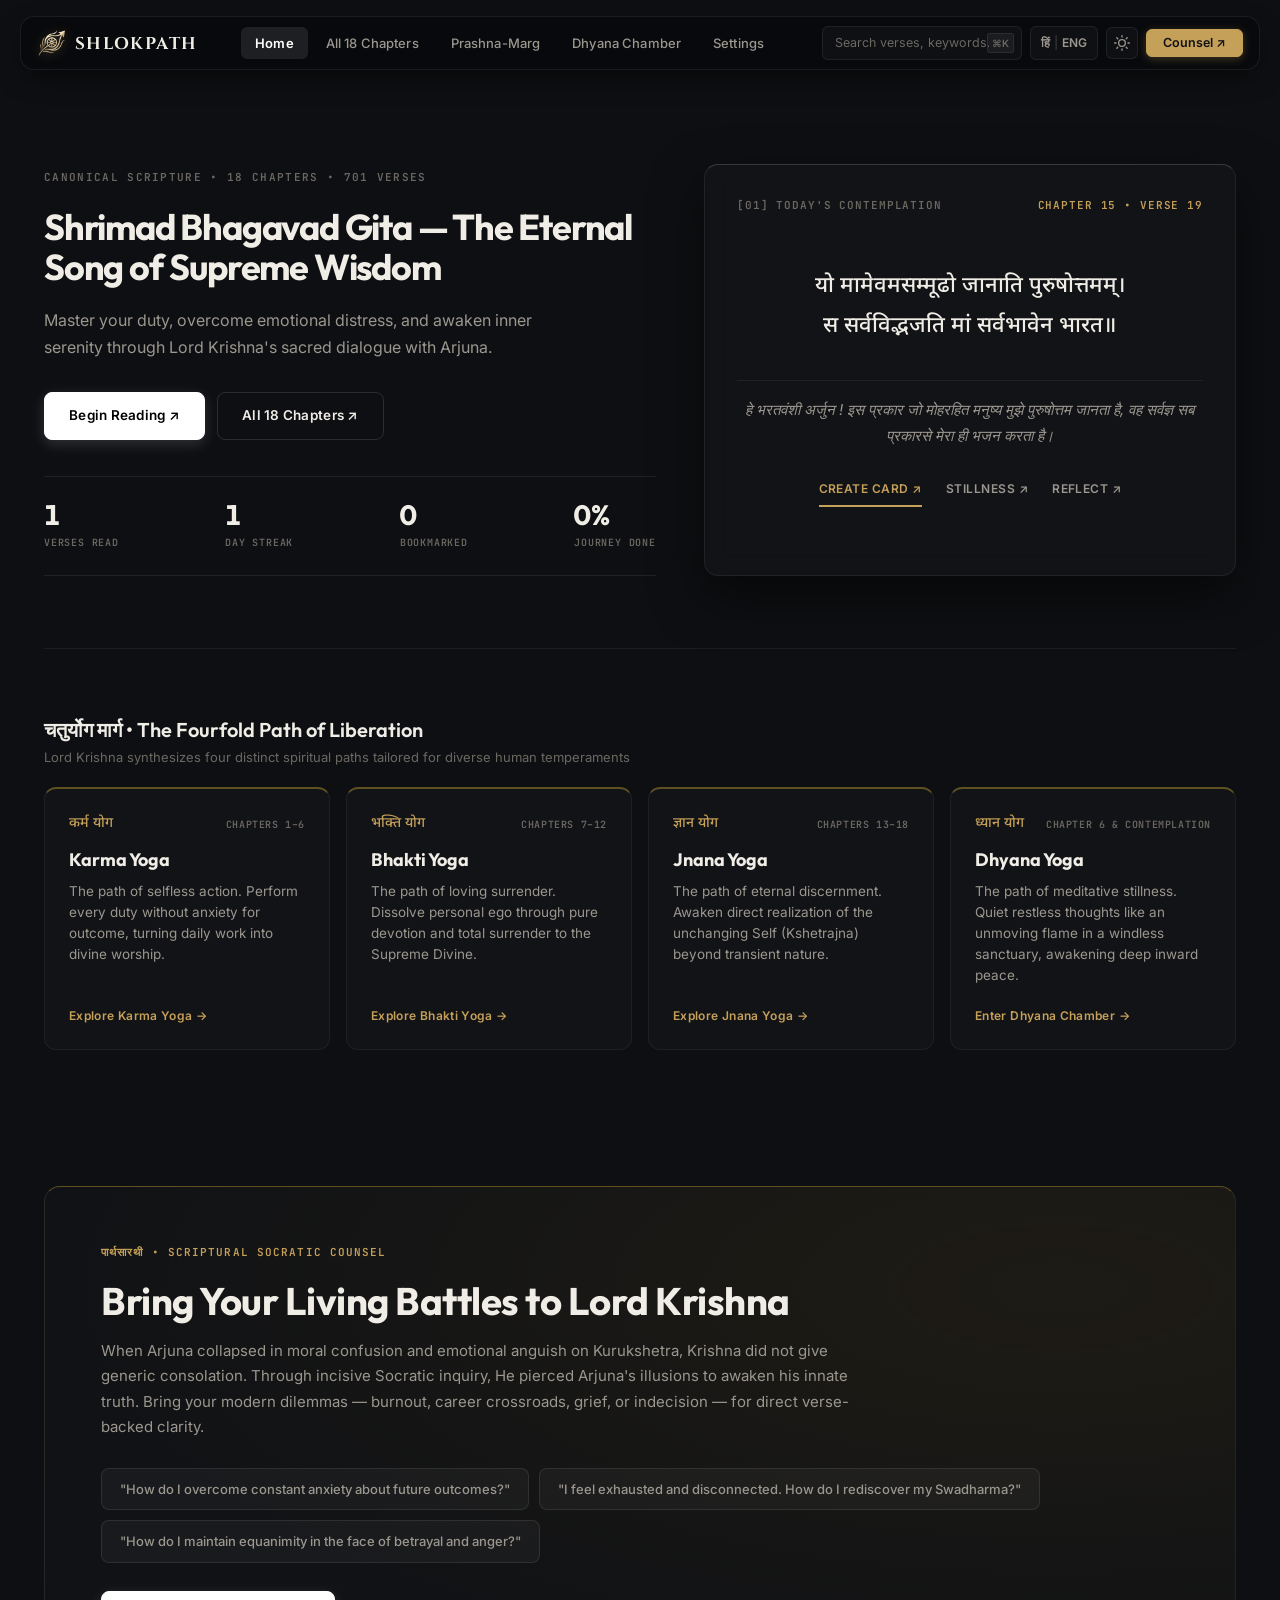
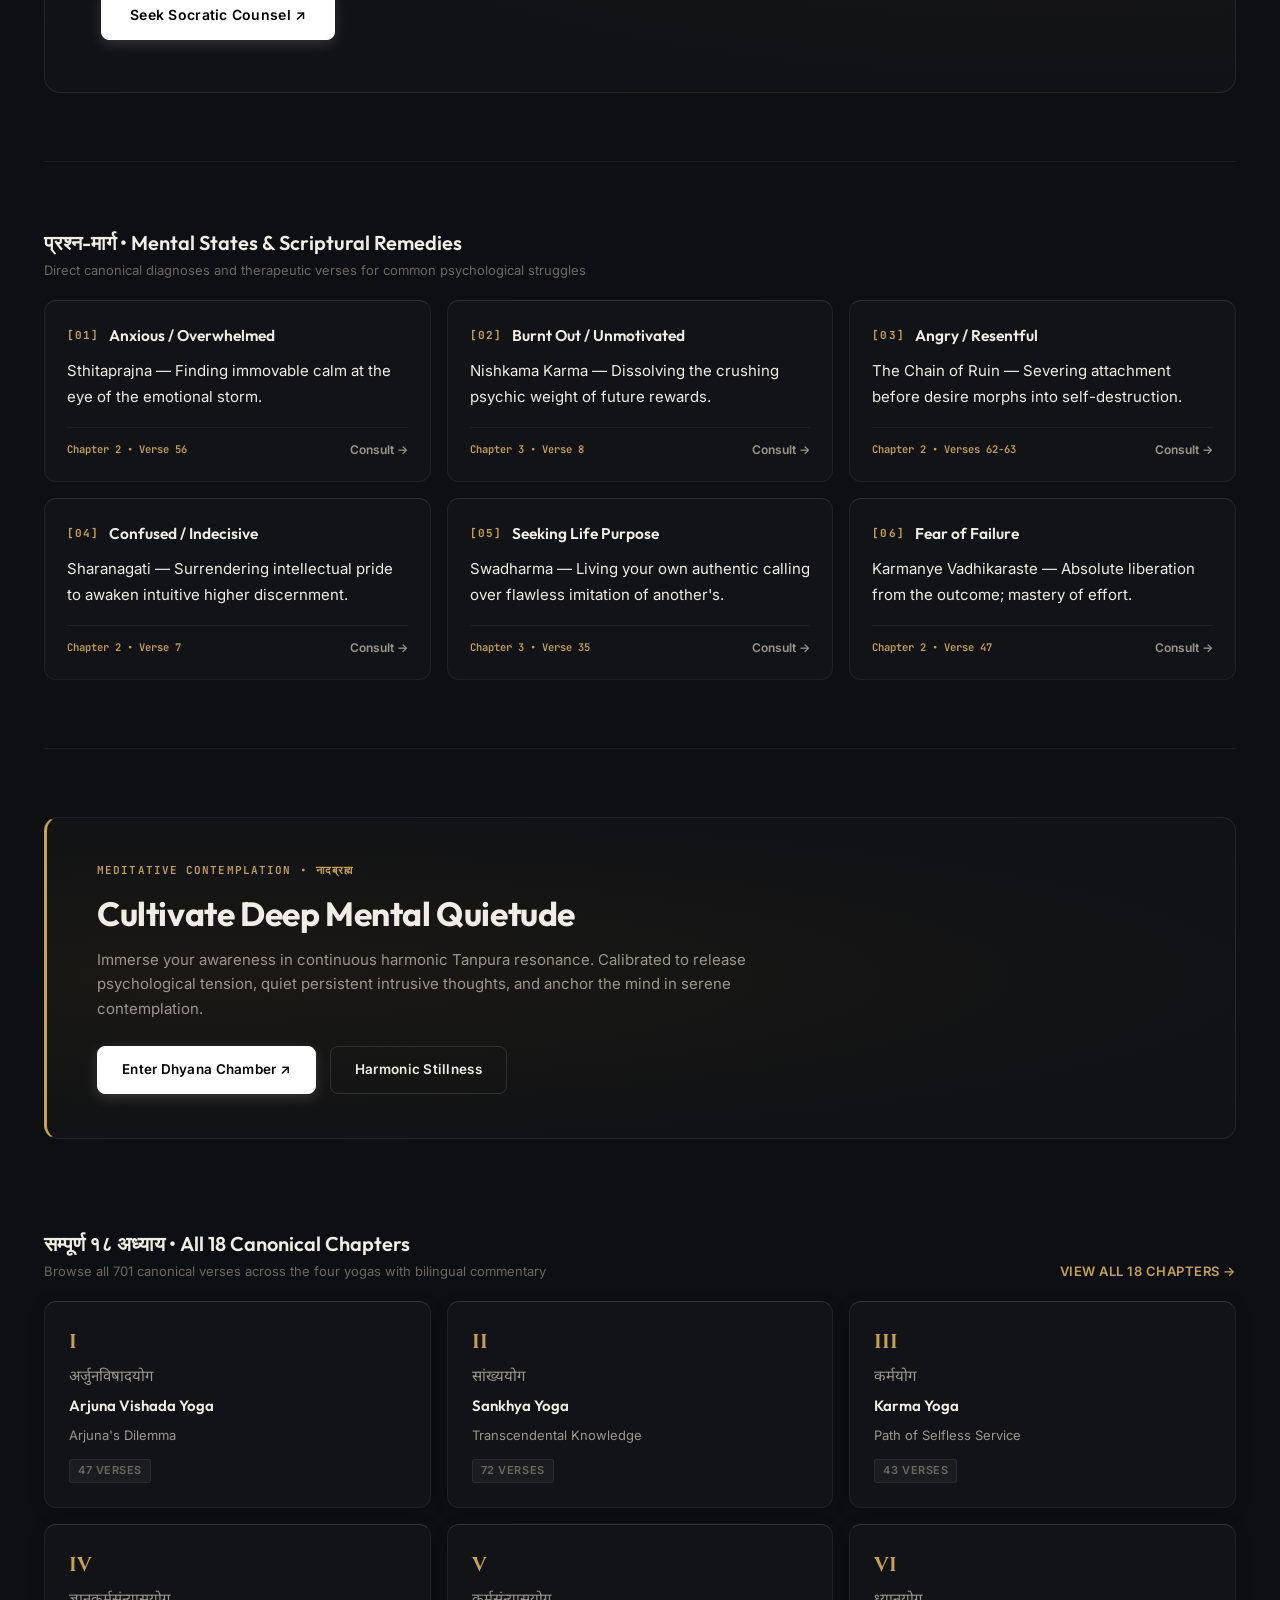
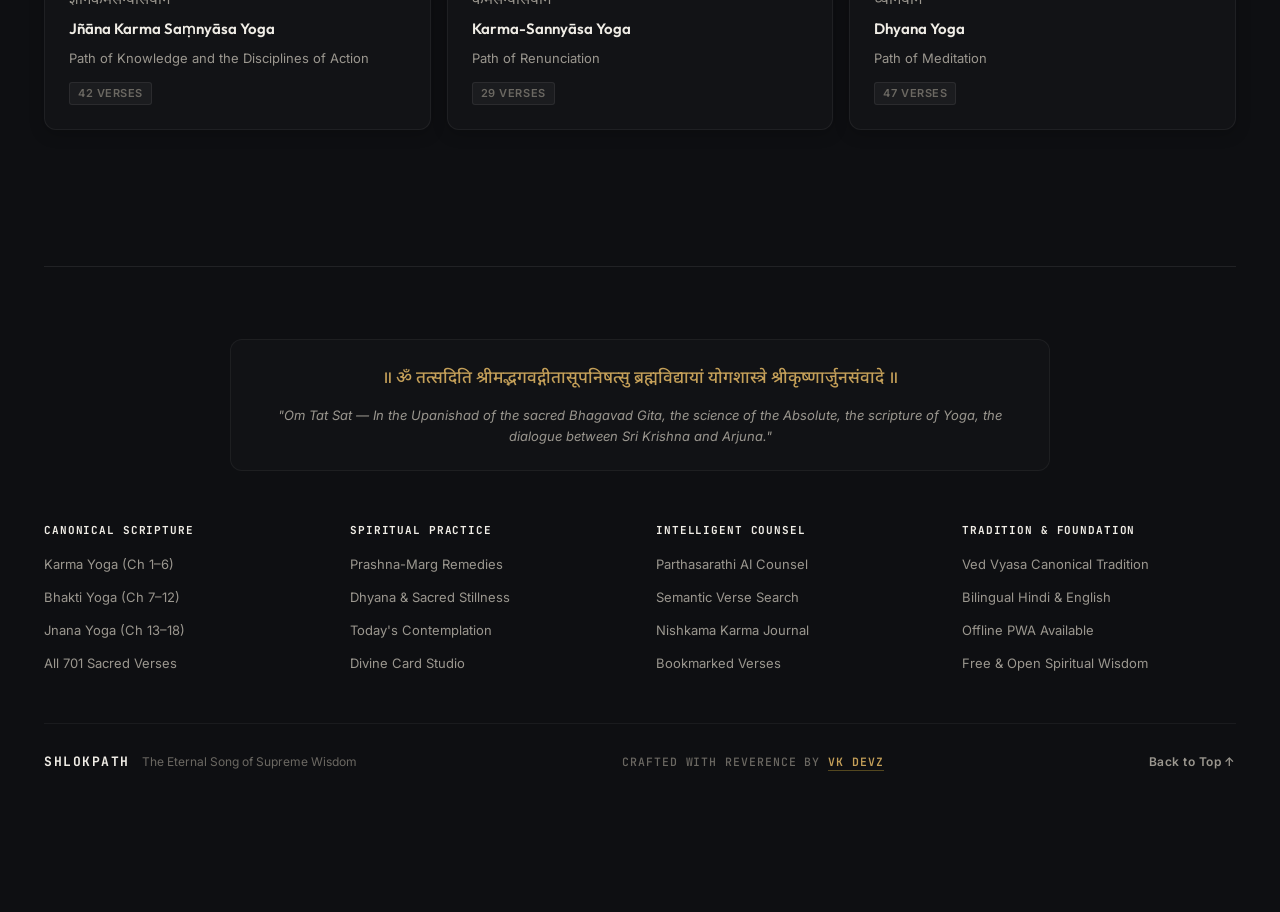
<file: index.html>
<!DOCTYPE html>
<html lang="en">

<head>
    <meta charset="UTF-8">
    <base href="/">
    <meta name="viewport" content="width=device-width, initial-scale=1.0, maximum-scale=1.0, minimum-scale=1.0, user-scalable=no, viewport-fit=cover">
    
    <!-- Primary SEO Meta Tags -->
    <title>ShlokPath | Complete Bhagavad Gita with Hindi & English</title>
    <meta name="description" content="Read all 18 chapters and 701 verses of Shrimad Bhagavad Gita with Sanskrit audio, 432Hz Tanpura meditation, dilemma remedies, and Parthasarathi AI counsel.">
    <link rel="canonical" href="https://shlokpath.vercel.app/">
    <meta name="keywords" content="Bhagavad Gita, Shrimad Bhagavad Gita, Bhagavad Gita all 18 chapters, Gita shlokas Hindi English, Tanpura 432Hz meditation, Parthasarathi AI, Nishkama Karma">
    <meta name="robots" content="index, follow, max-image-preview:large, max-snippet:-1, max-video-preview:-1">
    <meta name="theme-color" content="#0e0f12">
    <meta name="google-site-verification" content="ET9q5A3gkYTkA-QuXkwFal9B-rARqkTvgdyBCDKQHW4" />

    <!-- Open Graph / Facebook / WhatsApp -->
    <meta property="og:type" content="website">
    <meta property="og:site_name" content="ShlokPath">
    <meta property="og:url" content="https://shlokpath.vercel.app/">
    <meta property="og:title" content="ShlokPath | Complete Bhagavad Gita with Hindi & English">
    <meta property="og:description" content="Read all 18 chapters and 701 verses of Shrimad Bhagavad Gita with Sanskrit audio, 432Hz Tanpura meditation, dilemma remedies, and Parthasarathi AI counsel.">
    <meta property="og:image" content="https://shlokpath.vercel.app/assets/images/og-share.png">
    <meta property="og:image:width" content="1200">
    <meta property="og:image:height" content="630">
    <meta property="og:image:alt" content="ShlokPath — Divine Wisdom of the Bhagavad Gita">
    <meta property="og:locale" content="en_US">
    <meta property="og:locale:alternate" content="hi_IN">

    <!-- Twitter Card -->
    <meta name="twitter:card" content="summary_large_image">
    <meta name="twitter:url" content="https://shlokpath.vercel.app/">
    <meta name="twitter:title" content="ShlokPath | Complete Bhagavad Gita with Hindi & English">
    <meta name="twitter:description" content="Explore all 18 chapters, 701 verses, 432Hz Tanpura dhyana chamber, and Parthasarathi spiritual guidance on ShlokPath.">
    <meta name="twitter:image" content="https://shlokpath.vercel.app/assets/images/og-share.png">

    <!-- Immediate Cache-Buster & Old Service Worker Purge Script -->
    <script>
        (function() {
            // Unregister legacy service workers that cached stale HTML
            if ('serviceWorker' in navigator) {
                navigator.serviceWorker.getRegistrations().then(function(registrations) {
                    for (var i = 0; i < registrations.length; i++) {
                        registrations[i].unregister();
                    }
                });
            }
            // Clear legacy cache storage
            if ('caches' in window) {
                caches.keys().then(function(names) {
                    for (var i = 0; i < names.length; i++) {
                        if (!names[i].includes('shlokpath-v9')) {
                            caches.delete(names[i]);
                        }
                    }
                });
            }
        })();
    </script>

    <!-- PWA Tags -->
    <link rel="manifest" href="/manifest.json?v=9.0">
    <meta name="apple-mobile-web-app-capable" content="yes">
    <meta name="apple-mobile-web-app-status-bar-style" content="black-translucent">
    <meta name="apple-mobile-web-app-title" content="ShlokPath">

    <!-- Icons with Cache Busting -->
    <link rel="apple-touch-icon" href="/icons/apple-touch-icon.png?v=11.2">
    <link rel="icon" type="image/png" sizes="192x192" href="/icons/icon-192x192.png?v=11.2">
    <link rel="icon" type="image/png" href="/icons/favicon.png?v=11.2">

    <!-- Google Fonts: Vedic Serifs, Editorial Sans & Monospace Precision -->
    <link rel="preconnect" href="https://fonts.googleapis.com">
    <link rel="preconnect" href="https://fonts.gstatic.com" crossorigin>
    <link
        href="https://fonts.googleapis.com/css2?family=Cinzel:wght@600;700;800&family=JetBrains+Mono:wght@400;500;600&family=Noto+Sans+Devanagari:wght@400;500;600;700&family=Outfit:wght@300;400;500;600;700&family=Inter:ital,wght@0,300;0,400;0,500;0,600;1,400&family=Plus+Jakarta+Sans:wght@400;500;600;700;800&display=swap"
        rel="stylesheet">

    <!-- Stylesheets with Cache Busting -->
    <link rel="stylesheet" href="/css/main.css?v=11.2">
    <link rel="stylesheet" href="/css/features.css?v=11.2">

    <!-- Schema.org Structured Data (JSON-LD) -->
    <script type="application/ld+json">
    {
      "@context": "https://schema.org",
      "@graph": [
        {
          "@type": "WebSite",
          "@id": "https://shlokpath.vercel.app/#website",
          "url": "https://shlokpath.vercel.app/",
          "name": "ShlokPath",
          "alternateName": ["श्लोकपथ", "Shri Bhagavad Gita Online"],
          "description": "Read all 18 chapters and 701 verses of the Shrimad Bhagavad Gita with Sanskrit, Hindi, and English commentaries, 432Hz Tanpura meditation, and AI spiritual guidance.",
          "inLanguage": ["en", "hi", "sa"],
          "potentialAction": {
            "@type": "SearchAction",
            "target": {
              "@type": "EntryPoint",
              "urlTemplate": "https://shlokpath.vercel.app/?q={search_term_string}"
            },
            "query-input": "required name=search_term_string"
          }
        },
        {
          "@type": "Organization",
          "@id": "https://shlokpath.vercel.app/#organization",
          "name": "ShlokPath",
          "url": "https://shlokpath.vercel.app/",
          "logo": {
            "@type": "ImageObject",
            "url": "https://shlokpath.vercel.app/icons/icon-512x512.png",
            "width": 512,
            "height": 512
          }
        },
        {
          "@type": "WebApplication",
          "@id": "https://shlokpath.vercel.app/#webapp",
          "name": "ShlokPath",
          "applicationCategory": "EducationalApplication",
          "operatingSystem": "All (Web, Android, iOS, Windows, macOS)",
          "offers": {
            "@type": "Offer",
            "price": "0",
            "priceCurrency": "USD"
          }
        },
        {
          "@type": "Book",
          "@id": "https://shlokpath.vercel.app/#scripture",
          "name": "Shrimad Bhagavad Gita",
          "alternateName": "श्रीमद्भगवद्गीता",
          "author": {
            "@type": "Person",
            "name": "Maharishi Ved Vyasa"
          },
          "genre": "Sacred Scripture, Philosophy, Spiritual Literature",
          "numberOfPages": 701,
          "inLanguage": ["sa", "hi", "en"]
        },
        {
          "@type": "FAQPage",
          "@id": "https://shlokpath.vercel.app/#faq",
          "mainEntity": [
            {
              "@type": "Question",
              "name": "How many chapters and verses are in the Bhagavad Gita on ShlokPath?",
              "acceptedAnswer": {
                "@type": "Answer",
                "text": "ShlokPath contains all 18 canonical chapters and 701 verses of the Shrimad Bhagavad Gita with authentic Sanskrit Devanagari text, transliteration, English commentary by Swami Sivananda, and Hindi commentary by Swami Ramsukhdas."
              }
            },
            {
              "@type": "Question",
              "name": "What is Prashna-Marg in ShlokPath?",
              "acceptedAnswer": {
                "@type": "Answer",
                "text": "Prashna-Marg is an inner dilemma navigator that maps contemporary psychological states—such as anxiety, moral dilemma, grief, anger, attachment, and lack of focus—directly to exact therapeutic verses and guidance spoken by Lord Krishna in the Bhagavad Gita."
              }
            },
            {
              "@type": "Question",
              "name": "What is the 432Hz Dhyana Tanpura meditation chamber?",
              "acceptedAnswer": {
                "@type": "Answer",
                "text": "The Dhyana Chamber uses real-time Web Audio API harmonic oscillators to synthesize an authentic 432 Hz Indian Tanpura acoustic drone, coupled with a 4-7-8 Pranayama breathing pacer for deep meditative quietude."
              }
            },
            {
              "@type": "Question",
              "name": "Can I read and listen to the Bhagavad Gita offline on ShlokPath?",
              "acceptedAnswer": {
                "@type": "Answer",
                "text": "Yes, ShlokPath is a Progressive Web App (PWA) with complete offline caching. All 18 chapters, 701 verses, and synthesizer audio tools function fully offline once loaded."
              }
            }
          ]
        }
      ]
    }
    </script>
</head>

<body>
    <!-- Loading Screen (Subtle & Fast Fade) -->
    <div id="loading-screen" class="loading-screen">
        <div class="loading-content">
            <img src="/icons/icon-192x192.png" alt="ShlokPath — Sacred Bhagavad Gita Wisdom Emblem" class="loading-logo-emblem" width="192" height="192">
            <div class="loading-text">Awakening Divine Wisdom...</div>
            <div class="loading-spinner"></div>
        </div>
    </div>

    <!-- PWA Install Banner -->
    <div id="install-banner" class="install-banner hidden">
        <div class="install-content">
            <div class="install-text">
                <h3>Install ShlokPath</h3>
                <p>Read all 701 verses & meditate in harmonic stillness offline</p>
            </div>
            <div class="install-actions">
                <button id="install-button" class="install-btn">Install App</button>
                <button id="dismiss-install" class="dismiss-btn">×</button>
            </div>
        </div>
    </div>

    <!-- Main Application Container -->
    <div id="app" class="app-container">

        <!-- Universal App Header (Desktop + Mobile Responsive) -->
        <header class="app-header">
            <div class="header-inner">
                <!-- Left: Branding & Mobile Back -->
                <div class="header-left">
                    <button id="back-btn" class="back-btn hidden" title="Go Back">
                        <svg viewBox="0 0 24 24" fill="currentColor">
                            <path d="M20 11H7.83l5.59-5.59L12 4l-8 8 8 8 1.42-1.41L7.83 13H20v-2z" />
                        </svg>
                    </button>
                    <div class="brand-container" id="brand-logo">
                        <img src="/icons/icon-96x96.png" alt="ShlokPath Logo — Divine Bhagavad Gita Portal" class="brand-logo-img" width="36" height="36">
                        <span class="brand-english" id="header-title">ShlokPath</span>
                    </div>
                </div>

                <!-- Center: Desktop Navigation Bar (Visible on Desktop / Tablets >= 768px) -->
                <nav class="desktop-nav">
                    <button class="desktop-nav-link active" data-screen="home">
                        <span>Home</span>
                    </button>
                    <button class="desktop-nav-link" data-screen="chapters">
                        <span>All 18 Chapters</span>
                    </button>
                    <button class="desktop-nav-link" data-screen="dilemmas">
                        <span>Prashna-Marg</span>
                    </button>
                    <button class="desktop-nav-link" data-screen="dhyana">
                        <span>Dhyana Chamber</span>
                    </button>
                    <button class="desktop-nav-link" data-screen="settings">
                        <span>Settings</span>
                    </button>
                </nav>

                <!-- Right: Header Controls & Actions -->
                <div class="header-right">
                    <!-- Desktop Search Bar (Clean Minimalist, No Lens) -->
                    <div class="desktop-search-wrapper">
                        <input type="text" id="desktop-search-input" placeholder="Search verses, keywords..." />
                        <span class="search-kbd-badge">⌘K</span>
                    </div>

                    <!-- Mobile Search Trigger -->
                    <button id="search-toggle" class="icon-btn mobile-only" title="Search">
                        <svg viewBox="0 0 24 24" fill="currentColor">
                            <path d="M15.5 14h-.79l-.28-.27C15.41 12.59 16 11.11 16 9.5 16 5.91 13.09 3 9.5 3S3 5.91 3 9.5 5.91 16 9.5 16c1.61 0 3.09-.59 4.23-1.57l.27.28v.79l5 4.99L20.49 19l-4.99-5zm-6 0C7.01 14 5 11.99 5 9.5S7.01 5 9.5 5 14 7.01 14 9.5 11.99 14 9.5 14z" />
                        </svg>
                    </button>

                    <!-- Language Switcher (Default: Hindi) -->
                    <button id="language-toggle-btn" class="header-pill-btn" title="Toggle Hindi / English">
                        <span id="lang-current-label">हिं</span>
                        <span class="lang-divider">|</span>
                        <span id="lang-alt-label">ENG</span>
                    </button>

                    <!-- Theme Switcher (Repaired Sun / Moon) -->
                    <button id="theme-toggle" class="icon-btn" title="Toggle Theme" aria-label="Toggle Theme">
                        <svg viewBox="0 0 24 24" fill="none" stroke="currentColor" stroke-width="2" stroke-linecap="round" stroke-linejoin="round">
                            <circle cx="12" cy="12" r="5"/>
                            <line x1="12" y1="1" x2="12" y2="3"/>
                            <line x1="12" y1="21" x2="12" y2="23"/>
                            <line x1="4.22" y1="4.22" x2="5.64" y2="5.64"/>
                            <line x1="18.36" y1="18.36" x2="19.78" y2="19.78"/>
                            <line x1="1" y1="12" x2="3" y2="12"/>
                            <line x1="21" y1="12" x2="23" y2="12"/>
                            <line x1="4.22" y1="19.78" x2="5.64" y2="18.36"/>
                            <line x1="18.36" y1="5.64" x2="19.78" y2="4.22"/>
                        </svg>
                    </button>

                    <!-- Parthasarathi Counsel Button (VeloCura Standout Action Style) -->
                    <button id="open-ai-advisor" class="ai-advisor-header-btn" title="Seek Scriptural Counsel">
                        <span class="ai-btn-text">Counsel ↗</span>
                    </button>
                </div>
            </div>

            <!-- Mobile Search Bar (Collapsible) -->
            <div id="search-container" class="search-container hidden">
                <div class="search-box">
                    <input type="text" id="search-input" placeholder="Search verses, chapters, keywords...">
                    <button id="clear-search" class="clear-btn">×</button>
                </div>
            </div>
        </header>

        <!-- Main Content Viewport -->
        <main class="main-content">

            <!-- 1. HOME SCREEN (Dedicated Desktop Editorial & Native Mobile App Views) -->
            <div id="home-screen" class="screen active">

                <!-- ==============================================================
                     A. DESKTOP EDITORIAL VIEW (>= 768px: Full Vedic Publication)
                     ============================================================== -->
                <div class="desktop-editorial-only">
                    <!-- Section 1: Grand Vedic Hero Section -->
                    <section class="hero-section">
                        <div class="hero-container">
                            <!-- Left Hero Column: Spiritual Greeting & Stats -->
                            <div class="hero-left">
                                <div class="hero-badge">Canonical Scripture • 18 Chapters • 701 Verses</div>
                                <h1 class="hero-heading"><span class="sr-only">Shrimad Bhagavad Gita — </span>The Eternal Song of Supreme Wisdom</h1>
                                <p class="hero-subheading">
                                    Master your duty, overcome emotional distress, and awaken inner serenity through Lord Krishna's sacred dialogue with Arjuna.
                                </p>
                                
                                <div class="hero-actions">
                                    <button class="action-btn primary" id="continue-reading">
                                        <span class="btn-text">Begin Reading ↗</span>
                                    </button>
                                    <button class="action-btn secondary" id="home-explore-chapters">
                                        <span class="btn-text">All 18 Chapters ↗</span>
                                    </button>
                                </div>

                                <!-- 4 Journey Stats Rail -->
                                <div class="stats-grid">
                                    <div class="stat-card">
                                        <span class="stat-number" id="total-read">0</span>
                                        <span class="stat-label">Verses Read</span>
                                    </div>
                                    <div class="stat-card">
                                        <span class="stat-number" id="streak-count">1</span>
                                        <span class="stat-label">Day Streak</span>
                                    </div>
                                    <div class="stat-card">
                                        <span class="stat-number" id="bookmark-count">0</span>
                                        <span class="stat-label">Bookmarked</span>
                                    </div>
                                    <div class="stat-card">
                                        <span class="stat-number" id="progress-percentage">0%</span>
                                        <span class="stat-label">Journey Done</span>
                                    </div>
                                </div>
                            </div>

                            <!-- Right Hero Column: Today's Divine Shlok Card (Pre-Rendered with Ch 2.47) -->
                            <div class="hero-right">
                                <div class="daily-verse-wrapper">
                                    <div class="daily-verse-badge">
                                        <span>[01] Today's Contemplation</span>
                                        <span class="daily-verse-ref" id="daily-reference">Chapter 2 • Verse 47</span>
                                    </div>
                                    <div id="daily-verse" class="daily-verse-card">
                                        <div class="daily-shlok-calligraphy" id="daily-sanskrit"><span class="shlok-line">कर्मण्येवाधिकारस्ते मा फलेषु कदाचन।</span><span class="shlok-line">मा कर्मफलहेतुर्भूर्मा ते सङ्गोऽस्त्वकर्मणि॥</span></div>
                                        <div class="daily-divider"></div>
                                        <div class="daily-translation-text" id="daily-translation">"तुम्हारा अधिकार केवल कर्म करने में है, उसके फलों में कभी नहीं। इसलिए तुम कर्मों के फल के हेतु मत बनो और तुम्हारी अकर्मण्यता में भी आसक्ति न हो।"</div>
                                        
                                        <div class="daily-card-actions">
                                            <button id="daily-card-share-btn" class="daily-action-pill highlight" title="Create Sacred Wisdom Card">
                                                <span>Create Card ↗</span>
                                            </button>
                                            <button id="daily-card-listen-btn" class="daily-action-pill" title="Immerse in Meditative Soundscape">
                                                <span>Stillness ↗</span>
                                            </button>
                                            <button id="daily-card-reflect-btn" class="daily-action-pill" title="Write Reflection in Journal">
                                                <span>Reflect ↗</span>
                                            </button>
                                        </div>
                                    </div>
                                </div>
                            </div>
                        </div>
                    </section>

                    <!-- Section 2: The Four Sacred Yogas (चतुर्योग मार्ग) -->
                    <section class="section-container yogas-section">
                        <div class="section-header">
                            <div class="section-header-titles">
                                <h2>चतुर्योग मार्ग • The Fourfold Path of Liberation</h2>
                                <span class="section-subtitle">Lord Krishna synthesizes four distinct spiritual paths tailored for diverse human temperaments</span>
                            </div>
                        </div>
                        <div class="yogas-grid">
                            <div class="yoga-pathway-card" data-yoga="karma">
                                <div class="yoga-card-top">
                                    <span class="yoga-sanskrit-tag">कर्म योग</span>
                                    <span class="yoga-scope-tag">Chapters 1–6</span>
                                </div>
                                <h3 class="yoga-card-title">Karma Yoga</h3>
                                <p class="yoga-card-desc">The path of selfless action. Perform every duty without anxiety for outcome, turning daily work into divine worship.</p>
                                <div class="yoga-card-footer">
                                    <span>Explore Karma Yoga →</span>
                                </div>
                            </div>

                            <div class="yoga-pathway-card" data-yoga="bhakti">
                                <div class="yoga-card-top">
                                    <span class="yoga-sanskrit-tag">भक्ति योग</span>
                                    <span class="yoga-scope-tag">Chapters 7–12</span>
                                </div>
                                <h3 class="yoga-card-title">Bhakti Yoga</h3>
                                <p class="yoga-card-desc">The path of loving surrender. Dissolve personal ego through pure devotion and total surrender to the Supreme Divine.</p>
                                <div class="yoga-card-footer">
                                    <span>Explore Bhakti Yoga →</span>
                                </div>
                            </div>

                            <div class="yoga-pathway-card" data-yoga="jnana">
                                <div class="yoga-card-top">
                                    <span class="yoga-sanskrit-tag">ज्ञान योग</span>
                                    <span class="yoga-scope-tag">Chapters 13–18</span>
                                </div>
                                <h3 class="yoga-card-title">Jnana Yoga</h3>
                                <p class="yoga-card-desc">The path of eternal discernment. Awaken direct realization of the unchanging Self (Kshetrajna) beyond transient nature.</p>
                                <div class="yoga-card-footer">
                                    <span>Explore Jnana Yoga →</span>
                                </div>
                            </div>

                            <div class="yoga-pathway-card" data-yoga="dhyana">
                                <div class="yoga-card-top">
                                    <span class="yoga-sanskrit-tag">ध्यान योग</span>
                                    <span class="yoga-scope-tag">Chapter 6 & Contemplation</span>
                                </div>
                                <h3 class="yoga-card-title">Dhyana Yoga</h3>
                                <p class="yoga-card-desc">The path of meditative stillness. Quiet restless thoughts like an unmoving flame in a windless sanctuary, awakening deep inward peace.</p>
                                <div class="yoga-card-footer">
                                    <span>Enter Dhyana Chamber →</span>
                                </div>
                            </div>
                        </div>
                    </section>

                    <!-- Section 3: Parthasarathi Socratic Counsel Feature Spotlight -->
                    <section class="section-container counsel-showcase-section">
                        <div class="counsel-showcase-card">
                            <div class="counsel-card-badge">
                                <span>पार्थसारथी • Scriptural Socratic Counsel</span>
                            </div>
                            <h2 class="counsel-heading">Bring Your Living Battles to Lord Krishna</h2>
                            <p class="counsel-subheading">
                                When Arjuna collapsed in moral confusion and emotional anguish on Kurukshetra, Krishna did not give generic consolation. Through incisive Socratic inquiry, He pierced Arjuna's illusions to awaken his innate truth. Bring your modern dilemmas — burnout, career crossroads, grief, or indecision — for direct verse-backed clarity.
                            </p>
                            
                            <div class="counsel-prompt-chips">
                                <button class="counsel-prompt-pill" data-query="How do I overcome constant anxiety about future outcomes?">
                                    "How do I overcome constant anxiety about future outcomes?"
                                </button>
                                <button class="counsel-prompt-pill" data-query="I feel unmotivated, exhausted, and disconnected. How do I rediscover my Swadharma?">
                                    "I feel exhausted and disconnected. How do I rediscover my Swadharma?"
                                </button>
                                <button class="counsel-prompt-pill" data-query="How to manage deep anger and resentment towards people who wronged me?">
                                    "How do I maintain equanimity in the face of betrayal and anger?"
                                </button>
                            </div>

                            <div class="counsel-action-row">
                                <button id="home-counsel-cta" class="action-btn primary counsel-cta-btn">
                                    <span>Seek Socratic Counsel ↗</span>
                                </button>
                            </div>
                        </div>
                    </section>

                    <!-- Section 4: Prashna-Marg — Life Dilemma Navigator -->
                    <section class="section-container home-dilemmas-section">
                        <div class="section-header">
                            <div class="section-header-titles">
                                <h2>प्रश्न-मार्ग • Mental States & Scriptural Remedies</h2>
                                <span class="section-subtitle">Direct canonical diagnoses and therapeutic verses for common psychological struggles</span>
                            </div>
                        </div>
                        <div class="home-dilemmas-grid">
                            <div class="home-dilemma-card" data-mood="ANXIETY_OVERWHELM">
                                <div class="dilemma-chip-header">
                                    <span class="dilemma-index">[01]</span>
                                    <span class="dilemma-state-title">Anxious / Overwhelmed</span>
                                </div>
                                <p class="dilemma-remedy-text">Sthitaprajna — Finding immovable calm at the eye of the emotional storm.</p>
                                <div class="dilemma-card-foot">
                                    <span class="dilemma-verse-tag">Chapter 2 • Verse 56</span>
                                    <span class="dilemma-arrow-link">Consult →</span>
                                </div>
                            </div>

                            <div class="home-dilemma-card" data-mood="BURNOUT_PROCRASTINATION">
                                <div class="dilemma-chip-header">
                                    <span class="dilemma-index">[02]</span>
                                    <span class="dilemma-state-title">Burnt Out / Unmotivated</span>
                                </div>
                                <p class="dilemma-remedy-text">Nishkama Karma — Dissolving the crushing psychic weight of future rewards.</p>
                                <div class="dilemma-card-foot">
                                    <span class="dilemma-verse-tag">Chapter 3 • Verse 8</span>
                                    <span class="dilemma-arrow-link">Consult →</span>
                                </div>
                            </div>

                            <div class="home-dilemma-card" data-mood="ANGER_RESENTMENT">
                                <div class="dilemma-chip-header">
                                    <span class="dilemma-index">[03]</span>
                                    <span class="dilemma-state-title">Angry / Resentful</span>
                                </div>
                                <p class="dilemma-remedy-text">The Chain of Ruin — Severing attachment before desire morphs into self-destruction.</p>
                                <div class="dilemma-card-foot">
                                    <span class="dilemma-verse-tag">Chapter 2 • Verses 62-63</span>
                                    <span class="dilemma-arrow-link">Consult →</span>
                                </div>
                            </div>

                            <div class="home-dilemma-card" data-mood="DECISION_PARALYSIS">
                                <div class="dilemma-chip-header">
                                    <span class="dilemma-index">[04]</span>
                                    <span class="dilemma-state-title">Confused / Indecisive</span>
                                </div>
                                <p class="dilemma-remedy-text">Sharanagati — Surrendering intellectual pride to awaken intuitive higher discernment.</p>
                                <div class="dilemma-card-foot">
                                    <span class="dilemma-verse-tag">Chapter 2 • Verse 7</span>
                                    <span class="dilemma-arrow-link">Consult →</span>
                                </div>
                            </div>

                            <div class="home-dilemma-card" data-mood="PURPOSE_SWADHARMA">
                                <div class="dilemma-chip-header">
                                    <span class="dilemma-index">[05]</span>
                                    <span class="dilemma-state-title">Seeking Life Purpose</span>
                                </div>
                                <p class="dilemma-remedy-text">Swadharma — Living your own authentic calling over flawless imitation of another's.</p>
                                <div class="dilemma-card-foot">
                                    <span class="dilemma-verse-tag">Chapter 3 • Verse 35</span>
                                    <span class="dilemma-arrow-link">Consult →</span>
                                </div>
                            </div>

                            <div class="home-dilemma-card" data-mood="FEAR_OF_FAILURE">
                                <div class="dilemma-chip-header">
                                    <span class="dilemma-index">[06]</span>
                                    <span class="dilemma-state-title">Fear of Failure</span>
                                </div>
                                <p class="dilemma-remedy-text">Karmanye Vadhikaraste — Absolute liberation from the outcome; mastery of effort.</p>
                                <div class="dilemma-card-foot">
                                    <span class="dilemma-verse-tag">Chapter 2 • Verse 47</span>
                                    <span class="dilemma-arrow-link">Consult →</span>
                                </div>
                            </div>
                        </div>
                    </section>

                    <!-- Section 5: Sacred Meditative Stillness Sanctuary -->
                    <section class="section-container home-soundscape-section">
                        <div class="soundscape-card-inner">
                            <div class="soundscape-badge">MEDITATIVE CONTEMPLATION • नादब्रह्म</div>
                            <h2 class="soundscape-heading">Cultivate Deep Mental Quietude</h2>
                            <p class="soundscape-desc">
                                Immerse your awareness in continuous harmonic Tanpura resonance. Calibrated to release psychological tension, quiet persistent intrusive thoughts, and anchor the mind in serene contemplation.
                            </p>
                            <div class="soundscape-actions">
                                <button id="home-dhyana-chamber-btn" class="action-btn primary">
                                    <span>Enter Dhyana Chamber ↗</span>
                                </button>
                                <button id="home-dhyana-play-toggle" class="action-btn secondary">
                                    <span>Harmonic Stillness</span>
                                </button>
                            </div>
                        </div>
                    </section>

                    <!-- Section 6: All 18 Canonical Chapters Section -->
                    <section class="section-container chapters-section">
                        <div class="section-header">
                            <div class="section-header-titles">
                                <h2>सम्पूर्ण १८ अध्याय • All 18 Canonical Chapters</h2>
                                <span class="section-subtitle">Browse all 701 canonical verses across the four yogas with bilingual commentary</span>
                            </div>
                            <button class="section-view-all-btn" id="home-view-all-chapters-btn">View All 18 Chapters →</button>
                        </div>
                        <div class="chapters-grid" id="home-chapters-grid">
                            <!-- Populated dynamically by JavaScript without title duplication -->
                        </div>
                    </section>

                    <!-- Section 7: Monastic Colophon & Editorial Footer -->
                    <footer class="site-footer">
                        <div class="footer-colophon">
                            <div class="colophon-sanskrit">॥ ॐ तत्सदिति श्रीमद्भगवद्गीतासूपनिषत्सु ब्रह्मविद्यायां योगशास्त्रे श्रीकृष्णार्जुनसंवादे ॥</div>
                            <p class="colophon-translation">"Om Tat Sat — In the Upanishad of the sacred Bhagavad Gita, the science of the Absolute, the scripture of Yoga, the dialogue between Sri Krishna and Arjuna."</p>
                        </div>

                        <div class="footer-grid">
                            <div class="footer-col">
                                <h3 class="stat-category-title">Canonical Scripture</h3>
                                <ul>
                                    <li><a href="#" onclick="event.preventDefault(); window.app.filterChaptersByCategory('karma'); window.app.navigateToScreen('chapters');">Karma Yoga (Ch 1–6)</a></li>
                                    <li><a href="#" onclick="event.preventDefault(); window.app.filterChaptersByCategory('bhakti'); window.app.navigateToScreen('chapters');">Bhakti Yoga (Ch 7–12)</a></li>
                                    <li><a href="#" onclick="event.preventDefault(); window.app.filterChaptersByCategory('jnana'); window.app.navigateToScreen('chapters');">Jnana Yoga (Ch 13–18)</a></li>
                                    <li><a href="#" onclick="event.preventDefault(); window.app.navigateToScreen('chapters');">All 701 Sacred Verses</a></li>
                                </ul>
                            </div>

                            <div class="footer-col">
                                <h3 class="stat-category-title">Spiritual Practice</h3>
                                <ul>
                                    <li><a href="#" onclick="event.preventDefault(); window.app.navigateToScreen('dilemmas');">Prashna-Marg Remedies</a></li>
                                    <li><a href="#" onclick="event.preventDefault(); window.app.navigateToScreen('dhyana');">Dhyana & Sacred Stillness</a></li>
                                    <li><a href="#" onclick="event.preventDefault(); window.app.openDailyVerse();">Today's Contemplation</a></li>
                                    <li><a href="#" onclick="event.preventDefault(); window.app.openCanvasModal(2, 47);">Divine Card Studio</a></li>
                                </ul>
                            </div>

                            <div class="footer-col">
                                <h3 class="stat-category-title">Intelligent Counsel</h3>
                                <ul>
                                    <li><a href="#" onclick="event.preventDefault(); document.getElementById('open-ai-advisor').click();">Parthasarathi AI Counsel</a></li>
                                    <li><a href="#" onclick="event.preventDefault(); window.app.navigateToScreen('search');">Semantic Verse Search</a></li>
                                    <li><a href="#" onclick="event.preventDefault(); window.app.openJournalModal();">Nishkama Karma Journal</a></li>
                                    <li><a href="#" onclick="event.preventDefault(); window.app.showBookmarksSearch();">Bookmarked Verses</a></li>
                                </ul>
                            </div>

                            <div class="footer-col">
                                <h3 class="stat-category-title">Tradition & Foundation</h3>
                                <ul>
                                    <li><span>Ved Vyasa Canonical Tradition</span></li>
                                    <li><span>Bilingual Hindi & English</span></li>
                                    <li><span>Offline PWA Available</span></li>
                                    <li><span>Free & Open Spiritual Wisdom</span></li>
                                </ul>
                            </div>
                        </div>

                        <div class="footer-bottom">
                            <div class="footer-brand">
                                <span class="footer-brand-name">SHLOKPATH</span>
                                <span class="footer-brand-tag">The Eternal Song of Supreme Wisdom</span>
                            </div>
                            <div class="footer-craft-signature">
                                <span>Crafted with reverence by <a href="https://github.com/vkdevz" target="_blank" rel="noopener">VK Devz</a></span>
                            </div>
                            <button id="footer-back-to-top" class="footer-back-to-top" title="Scroll to Top">
                                Back to Top ↑
                            </button>
                        </div>
                    </footer>
                </div>

                <!-- ==============================================================
                     B. MOBILE APP VIEW (< 768px: Apple-Minimalist Native App)
                     ============================================================== -->
                <div class="mobile-app-only">
                    <!-- 1. Apple-Style Large Title Header -->
                    <header class="apple-screen-header">
                        <div class="apple-date-label" id="mobile-date-label">DAILY SWADHYAYA</div>
                        <div class="apple-header-row">
                            <h2 class="apple-large-title">Contemplation</h2>
                            <div class="apple-streak-badge" id="mobile-streak-pill">
                                <span class="apple-streak-dot"></span>
                                <span id="mobile-streak-label">Day 2 Streak</span>
                            </div>
                        </div>
                    </header>

                    <!-- 2. Apple "Card of the Day" — Exquisite Daily Shlok Talisman -->
                    <section class="apple-hero-card" id="mobile-daily-verse-card">
                        <div class="apple-card-top">
                            <span class="apple-card-kicker">VERSE OF THE DAY</span>
                            <span class="apple-card-ref" id="mobile-daily-reference">Chapter 2 • Verse 56</span>
                        </div>

                        <div class="apple-shlok-text" id="mobile-daily-sanskrit">
                            <span class="shlok-line">दुःखेष्वनुद्विग्नमनाः सुखेषु विगतस्पृहः।</span>
                            <span class="shlok-line">वीतरागभयक्रोधः स्थितधीर्मुनिरुच्यते॥</span>
                        </div>

                        <p class="apple-translation-text" id="mobile-daily-translation">
                            "दुखों में जिसका मन उद्विग्न नहीं होता, सुखों में जिसकी स्पृहा नहीं, जो राग-भय-क्रोध से मुक्त है—ऐसा स्थितधी मुनि कहलाता है।"
                        </p>

                        <!-- Apple-style Micro Actions Strip -->
                        <div class="apple-card-actions">
                            <button id="mobile-daily-listen-btn" class="apple-action-pill highlight" title="Listen to Meditative Stillness">
                                <svg class="apple-pill-icon" viewBox="0 0 24 24" fill="currentColor">
                                    <path d="M12 3v9.28c-.47-.17-.97-.28-1.5-.28C8.01 12 6 14.01 6 16.5S8.01 21 10.5 21c2.31 0 4.2-1.75 4.45-4H15V6h4V3h-7z"/>
                                </svg>
                                <span>Harmonic Stillness</span>
                            </button>
                            <button id="mobile-daily-share-btn" class="apple-action-icon-btn" title="Create Sacred Wisdom Card" aria-label="Create Sacred Wisdom Card">
                                <svg viewBox="0 0 24 24" fill="none" stroke="currentColor" stroke-width="2" stroke-linecap="round" stroke-linejoin="round">
                                    <rect x="3" y="3" width="18" height="18" rx="2" ry="2"/>
                                    <circle cx="8.5" cy="8.5" r="1.5"/>
                                    <polyline points="21 15 16 10 5 21"/>
                                </svg>
                            </button>
                            <button id="mobile-daily-reflect-btn" class="apple-action-icon-btn" title="Reflect in Journal" aria-label="Reflect in Journal">
                                <svg viewBox="0 0 24 24" fill="none" stroke="currentColor" stroke-width="2" stroke-linecap="round" stroke-linejoin="round">
                                    <path d="M12 20h9"/>
                                    <path d="M16.5 3.5a2.121 2.121 0 0 1 3 3L7 19l-4 1 1-4L16.5 3.5z"/>
                                </svg>
                            </button>
                        </div>
                    </section>

                    <!-- 3. Apple Books "Continue Reading" Row -->
                    <section class="apple-section">
                        <div class="apple-section-header">
                            <h2>CONTINUE READING</h2>
                        </div>
                        <div class="apple-resume-row" id="mobile-continue-reading">
                            <div class="apple-resume-glyph">॥</div>
                            <div class="apple-resume-details">
                                <div class="apple-resume-chapter" id="mobile-resume-title">Chapter 1: Verse 36</div>
                                <div class="apple-resume-sub">Arjuna Vishada Yoga • अर्जुनविषादयोग</div>
                                <div class="apple-progress-track">
                                    <div class="apple-progress-bar" id="mobile-reading-progress" style="width: 50%;"></div>
                                </div>
                            </div>
                            <div class="apple-chevron">›</div>
                        </div>
                    </section>

                    <!-- 4. Apple Mindfulness "State of Mind" Sanctuary -->
                    <section class="apple-section">
                        <div class="apple-section-header">
                            <h2>HOW IS YOUR MIND TODAY?</h2>
                            <span class="apple-section-sub">Direct canonical wisdom for your inner state</span>
                        </div>
                        <div class="apple-mood-scroller">
                            <button class="apple-mood-capsule" data-mood="ANXIETY_OVERWHELM">
                                <span>Anxious</span>
                            </button>
                            <button class="apple-mood-capsule" data-mood="BURNOUT_PROCRASTINATION">
                                <span>Burnt Out</span>
                            </button>
                            <button class="apple-mood-capsule" data-mood="ANGER_RESENTMENT">
                                <span>Angry</span>
                            </button>
                            <button class="apple-mood-capsule" data-mood="DECISION_PARALYSIS">
                                <span>Confused</span>
                            </button>
                            <button class="apple-mood-capsule" data-mood="PURPOSE_SWADHARMA">
                                <span>Seeking Purpose</span>
                            </button>
                            <button class="apple-mood-capsule" data-mood="FEAR_OF_FAILURE">
                                <span>Fear of Failure</span>
                            </button>
                        </div>
                    </section>

                    <!-- 5. Apple Socratic Counsel Inquiry (Quiet & Direct) -->
                    <section class="apple-section">
                        <div class="apple-counsel-card" id="mobile-counsel-bar">
                            <div class="apple-counsel-content">
                                <span class="apple-counsel-tag">PARTHASARATHI AI</span>
                                <h3 class="apple-counsel-quote">"Speak with Lord Krishna about what weighs upon your soul..."</h3>
                            </div>
                            <button class="apple-counsel-arrow-btn" id="mobile-counsel-cta-btn" aria-label="Seek Counsel">
                                <span>Ask ↗</span>
                            </button>
                        </div>
                    </section>

                    <!-- 6. Apple Monastic Colophon -->
                    <footer class="apple-monastic-colophon">
                        <div class="apple-colophon-verse">
                            ॥ ॐ तत्सदिति श्रीमद्भगवद्गीतासूपनिषत्सु ब्रह्मविद्यायां योगशास्त्रे श्रीकृष्णार्जुनसंवादे ॥
                        </div>
                        <div class="apple-brand-colophon">
                            <span>SHLOKPATH</span>
                            <span class="apple-brand-sep">•</span>
                            <span>The Eternal Song of Supreme Wisdom</span>
                        </div>
                        <div class="apple-craft-sig">
                            Crafted with reverence by <a href="https://github.com/vkdevz" target="_blank" rel="noopener">VK Devz</a>
                        </div>
                    </footer>
                </div>
            </div>

            <!-- 2. CHAPTERS SCREEN (All 18 Chapters Grid with Filters) -->
            <div id="chapters-screen" class="screen">
                <div class="section-container">
                    <div class="page-title-banner">
                        <h2 class="screen-title">श्रीमद्भगवद्गीता सम्पूर्ण १८ अध्याय • All 18 Canonical Chapters</h2>
                        <p>Explore the complete canonical chapters with bilingual translations and commentaries</p>
                    </div>

                    <div class="chapter-category-tabs">
                        <button class="cat-tab active" data-filter="all">All Chapters (18)</button>
                        <button class="cat-tab" data-filter="karma">Karma Yoga (Ch 1-6)</button>
                        <button class="cat-tab" data-filter="bhakti">Bhakti Yoga (Ch 7-12)</button>
                        <button class="cat-tab" data-filter="jnana">Jnana Yoga (Ch 13-18)</button>
                    </div>

                    <div class="chapters-grid" id="chapters-grid">
                        <!-- Chapters populated dynamically by JavaScript -->
                    </div>
                </div>
            </div>

            <!-- 3. DILEMMAS SCREEN (Prashna-Marg Navigator) -->
            <div id="dilemmas-screen" class="screen">
                <div class="section-container">
                    <div class="page-title-banner">
                        <h2 class="screen-title">प्रश्न-मार्ग • Dilemma Navigator &amp; Scriptural Remedies</h2>
                        <p>Identify your present mental battle to receive Krishna's direct scriptural diagnosis and remedy</p>
                    </div>
                    <div class="dilemmas-grid" id="dilemmas-grid">
                        <!-- Populated dynamically -->
                    </div>
                </div>
            </div>

            <!-- 4. DILEMMA DETAIL SCREEN -->
            <div id="dilemma-detail-screen" class="screen">
                <div class="section-container">
                    <div class="dilemma-detail-container" id="dilemma-detail-container">
                        <!-- Detail populated dynamically -->
                    </div>
                </div>
            </div>

            <!-- 5. DHYANA SCREEN (Meditation & 432 Hz Synthesizer) -->
            <div id="dhyana-screen" class="screen">
                <div class="section-container">
                    <div class="dhyana-wrapper">
                        <div class="page-title-banner">
                            <h2 class="screen-title">ध्यान कक्ष • Dhyana Sanctuary &amp; 432Hz Tanpura Drone</h2>
                            <p>Harmonize mind and breath with 432 Hz Tanpura harmonics and 4-7-8 Pranayama</p>
                        </div>

                        <!-- 432 Hz Drone Visualizer & Breathing Mandala -->
                        <div class="dhyana-card">
                            <div class="breathing-visualizer-container">
                                <div class="breathing-outer-ring" id="breathing-ring"></div>
                                <div class="breathing-circle" id="breathing-circle">
                                    <span class="breath-phase-text" id="breath-phase">Ready</span>
                                    <span class="breath-timer-text" id="breath-timer">Tap Start</span>
                                </div>
                            </div>

                            <!-- Controls -->
                            <div class="dhyana-controls-row">
                                <button id="toggle-audio-drone" class="dhyana-btn secondary">
                                    <span id="drone-btn-label">Tanpura Drone: Off</span>
                                </button>
                                <button id="toggle-breath-timer" class="dhyana-btn primary">
                                    <span id="breath-btn-label">Start Breathing</span>
                                </button>
                            </div>

                            <!-- Contemplation Verse Quote -->
                            <div class="dhyana-quote-card">
                                <div class="dhyana-quote-ref">अध्याय ६ • श्लोक ३५ (Chapter 6, Verse 35)</div>
                                <div class="dhyana-quote-sanskrit"><span class="shlok-line">असंशयं महाबाहो मनो दुर्निग्रहं चलम्।</span><span class="shlok-line">अभ्यासस्तु कौन्तेय वैराग्येण च गृह्यते॥</span></div>
                                <div class="dhyana-quote-trans">"Doubtless, O mighty-armed, the mind is restless and difficult to subdue; but by constant practice (Abhyasa) and detachment (Vairagya) it is conquered."</div>
                            </div>
                        </div>
                    </div>
                </div>
            </div>

            <!-- 6. VERSE READER SCREEN (Desktop & Mobile Reading Sanctuary) -->
            <div id="reader-screen" class="screen">
                <div class="section-container reader-section">
                    <!-- Chapter Top Bar with Stepper & Selector -->
                    <div class="reader-top-bar">
                        <div class="reader-chapter-dropdown-wrapper">
                            <select id="reader-chapter-select" class="reader-chapter-select">
                                <!-- Populated dynamically with 18 chapters -->
                            </select>
                        </div>
                        <div class="reader-verse-stepper">
                            <span id="reader-verse-count">Verse 1 of 47</span>
                        </div>
                    </div>

                    <!-- Master Reading Card -->
                    <div class="verse-display-container">
                        <!-- Desktop Left Arrow -->
                        <button id="desktop-prev-verse-btn" class="desktop-verse-arrow left" title="Previous Verse (Arrow Left)">
                            <svg viewBox="0 0 24 24" fill="currentColor">
                                <path d="M15.41 7.41L14 6l-6 6 6 6 1.41-1.41L10.83 12z" />
                            </svg>
                        </button>

                        <div class="verse-card" id="verse-card-element">
                            <div class="verse-header-row">
                                <div class="verse-ref-badge" id="current-verse-badge">
                                    <span>CHAPTER 1 • VERSE 1</span>
                                </div>
                                <div class="verse-header-actions">
                                    <button id="bookmark-btn" class="card-action-icon-btn" title="Bookmark Verse">
                                        <svg class="bookmark-icon" viewBox="0 0 24 24" fill="currentColor">
                                            <path d="M12 21.35l-1.45-1.32C5.4 15.36 2 12.28 2 8.5 2 5.42 4.42 3 7.5 3c1.74 0 3.41.81 4.5 2.09C13.09 3.81 14.76 3 16.5 3 19.58 3 22 5.42 22 8.5c0 3.78-3.4 6.86-8.55 11.54L12 21.35z" />
                                        </svg>
                                    </button>
                                    <button id="canvas-card-btn" class="card-action-icon-btn highlight" title="Create Sacred Wisdom Card">
                                        <svg viewBox="0 0 24 24" fill="none" stroke="currentColor" stroke-width="1.8" stroke-linecap="round" stroke-linejoin="round">
                                            <rect x="3" y="3" width="18" height="18" rx="2" ry="2"></rect>
                                            <circle cx="8.5" cy="8.5" r="1.5"></circle>
                                            <polyline points="21 15 16 10 5 21"></polyline>
                                        </svg>
                                    </button>
                                    <button id="journal-open-btn" class="card-action-icon-btn" title="Reflect in Journal">
                                        <svg viewBox="0 0 24 24" fill="none" stroke="currentColor" stroke-width="1.8" stroke-linecap="round" stroke-linejoin="round">
                                            <path d="M4 19.5A2.5 2.5 0 0 1 6.5 17H20"></path>
                                            <path d="M6.5 2H20v20H6.5A2.5 2.5 0 0 1 4 19.5v-15A2.5 2.5 0 0 1 6.5 2z"></path>
                                        </svg>
                                    </button>
                                    <button id="share-btn" class="card-action-icon-btn" title="Copy / Share Text">
                                        <svg viewBox="0 0 24 24" fill="currentColor">
                                            <path d="M18 16.08c-.76 0-1.44.3-1.96.77L8.91 12.7c.05-.23.09-.46.09-.7s-.04-.47-.09-.7l7.05-4.11c.54.5 1.25.81 2.04.81 1.66 0 3-1.34 3-3s-1.34-3-3-3-3 1.34-3 3c0 .24.04.47.09.7L8.04 9.81C7.5 9.31 6.79 9 6 9c-1.66 0-3 1.34-3 3s1.34 3 3 3c.79 0 1.50-.31 2.04-.81l7.12 4.16c-.05.21-.08.43-.08.65 0 1.61 1.31 2.92 2.92 2.92s2.92-1.31 2.92-2.92-1.31-2.92-2.92-2.92z" />
                                        </svg>
                                    </button>
                                </div>
                            </div>

                            <!-- Sanskrit Calligraphy -->
                            <div class="verse-sanskrit-block" id="current-sanskrit">
                                Loading Sanskrit text...
                            </div>

                            <!-- Transliteration (Collapsible) -->
                            <div class="verse-transliteration hidden" id="current-transliteration"></div>

                            <!-- Translation Tabs (English / Hindi) -->
                            <div class="translation-tabs-row">
                                <button class="trans-tab active" id="trans-tab-primary">English Translation</button>
                                <button class="trans-tab" id="trans-tab-secondary">हिंदी अनुवाद</button>
                            </div>

                            <!-- Translation Text -->
                            <div class="verse-translation" id="current-translation">
                                Loading translation...
                            </div>

                            <!-- Commentary Accordion -->
                            <div class="commentary-box">
                                <button class="commentary-toggle-btn" id="commentary-toggle">
                                    <span class="commentary-btn-label">
                                        <svg class="commentary-icon" viewBox="0 0 24 24" fill="none" stroke="currentColor" stroke-width="1.8" stroke-linecap="round" stroke-linejoin="round">
                                            <path d="M14 2H6a2 2 0 0 0-2 2v16a2 2 0 0 0 2 2h12a2 2 0 0 0 2-2V8z"></path>
                                            <polyline points="14 2 14 8 20 8"></polyline>
                                            <line x1="16" y1="13" x2="8" y2="13"></line>
                                            <line x1="16" y1="17" x2="8" y2="17"></line>
                                            <polyline points="10 9 9 9 8 9"></polyline>
                                        </svg>
                                        <span>Commentary & Explanation (Swami Sivananda & Ramsukhdas)</span>
                                    </span>
                                    <span class="chevron">▼</span>
                                </button>
                                <div class="verse-explanation hidden" id="current-explanation">
                                    Loading commentary...
                                </div>
                            </div>

                            <!-- Mobile Navigation Hints -->
                            <div class="mobile-nav-steppers">
                                <button id="prev-verse-mobile" class="stepper-btn">← Previous</button>
                                <button id="reveal-btn" class="reveal-btn">Tap to reveal</button>
                                <button id="next-verse-mobile" class="stepper-btn">Next →</button>
                            </div>
                        </div>

                        <!-- Desktop Right Arrow -->
                        <button id="desktop-next-verse-btn" class="desktop-verse-arrow right" title="Next Verse (Arrow Right)">
                            <svg viewBox="0 0 24 24" fill="currentColor">
                                <path d="M10 6L8.59 7.41 13.17 12l-4.58 4.59L10 18l6-6z" />
                            </svg>
                        </button>
                    </div>
                </div>
            </div>

            <!-- 7. SEARCH RESULTS SCREEN -->
            <div id="search-screen" class="screen">
                <div class="section-container">
                    <div class="page-title-banner">
                        <h2 class="screen-title">Search Divine Wisdom &amp; 701 Verses</h2>
                        <p>Search across 701 Sanskrit verses, translations, and philosophical keywords</p>
                    </div>
                    <div id="search-results" class="search-results">
                        <!-- Populated by JavaScript -->
                    </div>
                </div>
            </div>

            <!-- 8. SETTINGS SCREEN -->
            <div id="settings-screen" class="screen">
                <div class="section-container">
                    <div class="page-title-banner">
                        <h2 class="screen-title">Settings &amp; Sacred Reader Preferences</h2>
                    </div>
                    <div class="settings-content">
                        <section class="settings-section">
                            <h3>Appearance & Theme</h3>
                            <div class="setting-item">
                                <label>Visual Aesthetic</label>
                                <div class="theme-options">
                                    <button class="theme-option active" data-theme="dark">Manuscript Obsidian</button>
                                    <button class="theme-option" data-theme="light">Imperial Linen</button>
                                </div>
                            </div>
                            <div class="setting-item">
                                <div class="setting-item-header">
                                    <label for="font-size">Scripture Font Size</label>
                                    <span id="font-size-display" class="setting-value">18px</span>
                                </div>
                                <input type="range" id="font-size" min="15" max="28" value="18">
                            </div>
                        </section>

                        <section class="settings-section">
                            <h3>Reading Behavior</h3>
                            <div class="setting-item">
                                <label>
                                    <input type="checkbox" id="auto-reveal">
                                    Auto-reveal translations and explanations
                                </label>
                            </div>
                            <div class="setting-item">
                                <label>
                                    <input type="checkbox" id="haptic-feedback" checked>
                                    Haptic touch feedback on actions
                                </label>
                            </div>
                        </section>

                        <section class="settings-section">
                            <h3>Data & Local Storage</h3>
                            <div class="setting-item">
                                <button id="reset-progress" class="danger-btn">Reset Reading Progress</button>
                            </div>
                            <div class="setting-item">
                                <button id="clear-bookmarks" class="danger-btn">Clear All Bookmarks</button>
                            </div>
                        </section>
                    </div>
                </div>
            </div>
        </main>

        <!-- Mobile Bottom Navigation (Hidden on Desktop >= 768px) -->
        <nav class="bottom-nav">
            <button class="nav-item active" data-screen="home">
                <svg viewBox="0 0 24 24" fill="currentColor">
                    <path d="M10 20v-6h4v6h5v-8h3L12 3 2 12h3v8z" />
                </svg>
                <span>Home</span>
            </button>
            <button class="nav-item" data-screen="chapters">
                <svg viewBox="0 0 24 24" fill="currentColor">
                    <path d="M4 6H2v14c0 1.1.9 2 2 2h14v-2H4V6zm16-4H8c-1.1 0-2 .9-2 2v12c0 1.1.9 2 2 2h12c1.1 0 2-.9 2-2V4c0-1.1-.9-2-2-2zm0 14H8V4h12v12z"/>
                </svg>
                <span>Chapters</span>
            </button>
            <button class="nav-item" data-screen="dilemmas">
                <svg viewBox="0 0 24 24" fill="currentColor">
                    <path d="M12 2C6.48 2 2 6.48 2 12s4.48 10 10 10 10-4.48 10-10S17.52 2 12 2zm0 18c-4.41 0-8-3.59-8-8s3.59-8 8-8 8 3.59 8 8-3.59 8-8 8zm-5.5-3.5l2.83-6.67 6.67-2.83-2.83 6.67-6.67 2.83zm4.5-3.5c.55 0 1-.45 1-1s-.45-1-1-1-1 .45-1 1 .45 1 1 1z"/>
                </svg>
                <span>Dilemmas</span>
            </button>
            <button class="nav-item" data-screen="dhyana">
                <svg viewBox="0 0 24 24" fill="currentColor">
                    <path d="M12 2C6.48 2 2 6.48 2 12s4.48 10 10 10 10-4.48 10-10S17.52 2 12 2zm0 18c-4.41 0-8-3.59-8-8s3.59-8 8-8 8 3.59 8 8-3.59 8-8 8zm0-14c-3.31 0-6 2.69-6 6s2.69 6 6 6 6-2.69 6-6-2.69-6-6-6zm0 10c-2.21 0-4-1.79-4-4s1.79-4 4-4 4 1.79 4 4-1.79 4-4 4z"/>
                </svg>
                <span>Dhyana</span>
            </button>
            <button class="nav-item" data-screen="search">
                <svg viewBox="0 0 24 24" fill="currentColor">
                    <path d="M15.5 14h-.79l-.28-.27C15.41 12.59 16 11.11 16 9.5 16 5.91 13.09 3 9.5 3S3 5.91 3 9.5 5.91 16 9.5 16c1.61 0 3.09-.59 4.23-1.57l.27.28v.79l5 4.99L20.49 19l-4.99-5zm-6 0C7.01 14 5 11.99 5 9.5S7.01 5 9.5 5 14 7.01 14 9.5 11.99 14 9.5 14z" />
                </svg>
                <span>Search</span>
            </button>
        </nav>
    </div>

    <!-- Floating Language Toggle Button (Mobile Quick Access) -->
    <button id="language-toggle" class="floating-language-btn" title="Toggle English / Hindi">
        <span class="lang-icon">A</span>
        <span class="lang-text">हिं</span>
    </button>

    <!-- ======================================================== -->
    <!-- MODAL 1: SACRED WISDOM CARD FOLIO                          -->
    <!-- ======================================================== -->
    <div id="canvas-modal" class="gita-modal-overlay hidden">
        <div class="gita-modal-content canvas-modal-layout">
            <div class="gita-modal-header">
                <div>
                    <h3>Divine Wisdom • Sacred Folio</h3>
                    <span class="modal-subtitle">Editorial scripture folio crafted for contemplation & sharing</span>
                </div>
                <button id="close-canvas-modal" class="modal-close-btn">&times;</button>
            </div>
            
            <div class="canvas-modal-body-grid">
                <!-- Left Column: Live Card Preview Container -->
                <div class="canvas-preview-wrapper">
                    <div class="canvas-aspect-box">
                        <img id="canvas-card-preview" class="canvas-preview-img" alt="Bhagavad Gita Verse Quote Card Preview for Contemplation and Sharing" width="360" height="480" loading="lazy" />
                    </div>
                    <div class="canvas-badge-info">
                        <span>Sacred Scripture Edition • Ultra-HD</span>
                    </div>
                </div>

                <!-- Right Column: Card Controls & Sharing Buttons -->
                <div class="canvas-controls-panel">
                    <!-- Theme Selector -->
                    <div class="control-group">
                        <label class="control-label">Aesthetic Edition</label>
                        <div class="card-theme-pills">
                            <button class="theme-pill active" data-theme="midnight">
                                <span class="theme-dot theme-dot-dark"></span>
                                <span>Manuscript Obsidian</span>
                            </button>
                            <button class="theme-pill" data-theme="saffron">
                                <span class="theme-dot theme-dot-light"></span>
                                <span>Imperial Linen</span>
                            </button>
                        </div>
                    </div>

                    <!-- Language Selector -->
                    <div class="control-group">
                        <label class="control-label">Included Translation</label>
                        <div class="card-lang-buttons">
                            <button class="lang-pill active" data-lang="english">English Meaning</button>
                            <button class="lang-pill" data-lang="hindi">हिंदी अनुवाद</button>
                            <button class="lang-pill" data-lang="dual">Dual (Both)</button>
                        </div>
                    </div>

                    <!-- Philosophical Commentary Toggle -->
                    <div class="control-group">
                        <label class="checkbox-label">
                            <input type="checkbox" id="canvas-commentary-toggle" checked>
                            <span>Include Philosophical Commentary</span>
                        </label>
                    </div>

                    <div class="divider-line"></div>

                    <!-- Instant Sharing Actions -->
                    <div class="card-sharing-actions">
                        <!-- 1. Save Ultra-HD Image -->
                        <button id="download-canvas-btn" class="share-action-btn download-btn">
                            <div class="btn-stacked-text">
                                <span class="main-text">Save Wisdom Card</span>
                                <span class="sub-text">Ultra-HD Image</span>
                            </div>
                        </button>

                        <!-- 2. Share to WhatsApp -->
                        <button id="whatsapp-share-btn" class="share-action-btn whatsapp-btn">
                            <div class="btn-stacked-text">
                                <span class="main-text">Share to WhatsApp</span>
                                <span class="sub-text">Status & Chats</span>
                            </div>
                        </button>

                        <!-- 3. Share to Instagram -->
                        <button id="instagram-share-btn" class="share-action-btn instagram-btn">
                            <div class="btn-stacked-text">
                                <span class="main-text">Share to Instagram</span>
                                <span class="sub-text">Stories & Feed</span>
                            </div>
                        </button>

                        <!-- 4. Copy Caption & Text -->
                        <button id="copy-caption-btn" class="share-action-btn copy-btn">
                            <div class="btn-stacked-text">
                                <span class="main-text">Copy Contemplation</span>
                                <span class="sub-text">Sacred Verse & Translation</span>
                            </div>
                        </button>
                    </div>
                </div>
            </div>
        </div>
    </div>

    <!-- ======================================================== -->
    <!-- MODAL 2: PARTHASARATHI AI SOCRATIC COUNSEL               -->
    <!-- ======================================================== -->
    <div id="ai-modal" class="gita-modal-overlay hidden">
        <div class="gita-modal-content">
            <div class="gita-modal-header">
                <div>
                    <h3>Parthasarathi Counsel</h3>
                    <span class="modal-subtitle">Contextual scriptural inquiry grounded in the Gita</span>
                </div>
                <button id="close-ai-modal" class="modal-close-btn">&times;</button>
            </div>
            <div class="gita-modal-body">
                <p class="ai-intro-text">
                    Present your dilemma, duty struggle, or inner conflict to receive scriptural counsel:
                </p>
                <div id="ai-chat-history" class="ai-chat-history">
                    <div class="chat-bubble ai">
                        <strong>Parthasarathi:</strong><br>
                        Welcome, seeker. What struggle or choice weighs upon your mind on the battlefield of life today?
                    </div>
                </div>
            </div>
            <div class="ai-input-row">
                <input type="text" id="ai-query-input" placeholder="e.g., I feel overwhelmed with burnout at work...">
                <button id="send-ai-query" title="Consult Krishna" aria-label="Send Query">
                    <svg viewBox="0 0 24 24" fill="none" stroke="currentColor" stroke-width="2" stroke-linecap="round" stroke-linejoin="round">
                        <line x1="22" y1="2" x2="11" y2="13"></line>
                        <polygon points="22 2 15 22 11 13 2 9 22 2"></polygon>
                    </svg>
                </button>
            </div>
        </div>
    </div>

    <!-- ======================================================== -->
    <!-- MODAL 3: NISHKAMA KARMA REFLECTION JOURNAL               -->
    <!-- ======================================================== -->
    <div id="journal-modal" class="gita-modal-overlay hidden">
        <div class="gita-modal-content">
            <div class="gita-modal-header">
                <div>
                    <h3>Nishkama Karma Journal</h3>
                    <span class="modal-subtitle">Contemplation on selfless action</span>
                </div>
                <button id="close-journal-modal" class="modal-close-btn">&times;</button>
            </div>
            <div class="gita-modal-body">
                <div id="journal-verse-summary" class="journal-verse-summary">
                    Chapter • Verse
                </div>
                
                <div class="journal-field">
                    <label>How will I act today without anxiety over the results?</label>
                    <textarea id="journal-reflection-input" rows="4" placeholder="Write your quiet reflection..."></textarea>
                </div>

                <div class="journal-field">
                    <label>One specific selfless action I commit to take:</label>
                    <input type="text" id="journal-action-input" placeholder="e.g., Help a colleague without expecting praise...">
                </div>

                <button id="save-journal-btn" class="action-btn primary journal-save-btn">
                    Save Reflection
                </button>
            </div>
        </div>
    </div>

    <!-- Toast Notification Container -->
    <div id="toast-container" class="toast-container"></div>

    <!-- Scripts with Cache Busting -->
    <script src="/js/api-client.js?v=11.8"></script>
    <script src="/js/dhyana-audio.js?v=11.8"></script>
    <script src="/js/canvas-card.js?v=11.8"></script>
    <script src="/js/seo-router.js?v=1.0"></script>
    <script src="/js/app.js?v=11.8"></script>
</body>

</html>
</file>
<file: css/main.css>
/* ============================================================================
   ShlokPath (श्लोकपथ) — Design System & Complete Stylesheet
   Ground-up editorial rewrite. Zero pills, zero neon, zero glow, zero emoji.
   ============================================================================ */

/* --------------------------------------------------------------------------
   0. CSS RESET
   -------------------------------------------------------------------------- */
*, *::before, *::after { box-sizing: border-box; margin: 0; padding: 0; }
html { -webkit-text-size-adjust: 100%; text-size-adjust: 100%; -webkit-tap-highlight-color: transparent; scroll-behavior: smooth; touch-action: pan-x pan-y; }
body { margin: 0; overflow-x: hidden; touch-action: pan-x pan-y; overscroll-behavior-y: contain; }
img, svg { display: block; max-width: 100%; }
button { cursor: pointer; font: inherit; border: none; background: none; color: inherit; touch-action: manipulation; }
input, textarea, select { font: inherit; color: inherit; touch-action: manipulation; }
a { color: inherit; text-decoration: none; touch-action: manipulation; }

/* Single-Line Shlok Line Clamp Helper */
.shlok-line {
    display: block;
    white-space: nowrap;
    overflow: hidden;
    text-overflow: ellipsis;
    line-height: 1.85;
}
ul, ol { list-style: none; }
h1, h2, h3, h4, h5, h6 { font-weight: 600; line-height: 1.3; }
:focus-visible { outline: 2px solid var(--sp-accent); outline-offset: 2px; }

/* --------------------------------------------------------------------------
   1. DESIGN TOKENS — Manuscript Obsidian (Dark, Default)
   -------------------------------------------------------------------------- */
:root {
    /* Color Palette */
    --sp-bg:              #0e0f12;
    --sp-bg-elevated:     #161720;
    --sp-bg-card:         #1c1e28;
    --sp-border:          rgba(255, 255, 255, 0.07);
    --sp-border-hover:    rgba(197, 160, 89, 0.35);
    --sp-text:            #f0ede6;
    --sp-text-secondary:  #9b978f;
    --sp-text-tertiary:   #6b6862;
    --sp-accent:          #c5a059;
    --sp-accent-hover:    #ad874e;
    --sp-accent-on:       #111215;
    --sp-danger:          #c45c4a;
    --sp-success:         #5a9e6f;
    --sp-overlay:         rgba(0, 0, 0, 0.65);

    /* Typography */
    --sp-font-display:    'Cinzel', Georgia, serif;
    --sp-font-heading:    'Outfit', 'Plus Jakarta Sans', system-ui, sans-serif;
    --sp-font-body:       'Inter', system-ui, sans-serif;
    --sp-font-mono:       'JetBrains Mono', 'SF Mono', Consolas, monospace;
    --sp-font-sanskrit:   'Noto Sans Devanagari', sans-serif;

    /* Spacing (4px base) */
    --sp-space-1:  4px;
    --sp-space-2:  8px;
    --sp-space-3:  12px;
    --sp-space-4:  16px;
    --sp-space-5:  20px;
    --sp-space-6:  24px;
    --sp-space-8:  32px;
    --sp-space-10: 40px;
    --sp-space-12: 48px;
    --sp-space-16: 64px;
    --sp-space-20: 80px;

    /* Border Radius Scale (VeloCura / Modern Tech Editorial) */
    --sp-radius-xs:     4px;
    --sp-radius-sm:     6px;
    --sp-radius-md:     8px;
    --sp-radius-lg:     10px;
    --sp-radius-xl:     12px;
    --sp-radius-island: 14px;
    --sp-radius-pill:   8px;

    /* Shadows (Ambient Glass Specular) */
    --sp-shadow-xs:  0 1px 2px rgba(0, 0, 0, 0.2);
    --sp-shadow-sm:  0 2px 6px rgba(0, 0, 0, 0.25);
    --sp-shadow-md:  0 6px 16px rgba(0, 0, 0, 0.3);
    --sp-shadow-lg:  0 12px 28px rgba(0, 0, 0, 0.35);
    --sp-shadow-xl:  0 20px 50px rgba(0, 0, 0, 0.5);

    /* Transitions */
    --sp-ease:        cubic-bezier(0.16, 1, 0.3, 1);
    --sp-duration-sm: 180ms;
    --sp-duration-md: 280ms;
    --sp-duration-lg: 420ms;

    /* Layout (VeloCura Generous Spacing & Centered Island Layout) */
    --sp-container-max: 1240px;
    --sp-reader-max:    980px;
    --sp-header-h:      54px;
    --sp-header-h-mobile: 50px;
    --sp-bottom-nav-h:  56px;
}

/* --------------------------------------------------------------------------
   2. DESIGN TOKENS — Imperial Linen (Light)
   -------------------------------------------------------------------------- */
[data-theme="light"] {
    --sp-bg:              #f8f6f1;
    --sp-bg-elevated:     #f0ece3;
    --sp-bg-card:         #ffffff;
    --sp-border:          rgba(0, 0, 0, 0.08);
    --sp-border-hover:    rgba(140, 95, 62, 0.4);
    --sp-text:            #18181c;
    --sp-text-secondary:  #5e5d63;
    --sp-text-tertiary:   #8c8a91;
    --sp-accent:          #8c5f3e;
    --sp-accent-hover:    #744b2d;
    --sp-accent-on:       #ffffff;
    --sp-danger:          #a04030;
    --sp-success:         #3d7a50;
    --sp-overlay:         rgba(0, 0, 0, 0.4);

    --sp-shadow-xs:  0 1px 2px rgba(0, 0, 0, 0.06);
    --sp-shadow-sm:  0 2px 6px rgba(0, 0, 0, 0.07);
    --sp-shadow-md:  0 4px 14px rgba(0, 0, 0, 0.08);
    --sp-shadow-lg:  0 8px 24px rgba(0, 0, 0, 0.10);
    --sp-shadow-xl:  0 12px 32px -4px rgba(0, 0, 0, 0.12);
}

/* --------------------------------------------------------------------------
   3. BASE TYPOGRAPHY
   -------------------------------------------------------------------------- */
body {
    font-family: var(--sp-font-body);
    font-size: 15px;
    line-height: 1.6;
    color: var(--sp-text);
    background: var(--sp-bg);
    -webkit-font-smoothing: antialiased;
    -moz-osx-font-smoothing: grayscale;
}

h1 {
    font-family: var(--sp-font-display);
    font-size: 28px;
    font-weight: 700;
    letter-spacing: 0.02em;
    line-height: 1.25;
}

h2 {
    font-family: var(--sp-font-heading);
    font-size: 20px;
    font-weight: 600;
    line-height: 1.3;
}

h3 {
    font-family: var(--sp-font-heading);
    font-size: 17px;
    font-weight: 600;
}

p {
    color: var(--sp-text-secondary);
    line-height: 1.65;
}

small, .caption {
    font-size: 12px;
    color: var(--sp-text-tertiary);
    letter-spacing: 0.01em;
}

.sanskrit-text {
    font-family: var(--sp-font-sanskrit);
    font-weight: 500;
    line-height: 1.9;
    font-size: 20px;
}

/* --------------------------------------------------------------------------
   4. BASE COMPONENTS — Buttons
   -------------------------------------------------------------------------- */
.btn {
    display: inline-flex;
    align-items: center;
    justify-content: center;
    gap: var(--sp-space-2);
    padding: 11px 22px;
    font-size: 14px;
    font-weight: 500;
    border-radius: var(--sp-radius-md);
    transition: all var(--sp-duration-sm) var(--sp-ease);
    white-space: nowrap;
    line-height: 1;
}

.btn-primary {
    background: var(--sp-accent);
    color: var(--sp-accent-on);
    box-shadow: 0 3px 12px rgba(197, 160, 89, 0.25);
}

.btn-primary:hover {
    background: var(--sp-accent-hover);
    transform: translateY(-1px);
    box-shadow: 0 5px 16px rgba(197, 160, 89, 0.35);
}

.btn-secondary {
    background: rgba(255, 255, 255, 0.03);
    color: var(--sp-text);
    border: 1px solid var(--sp-border);
}

.btn-secondary:hover {
    border-color: var(--sp-border-hover);
    background: rgba(255, 255, 255, 0.06);
    color: var(--sp-accent);
    transform: translateY(-1px);
}

.btn-danger {
    background: transparent;
    color: var(--sp-danger);
    border: 1px solid var(--sp-danger);
    border-radius: var(--sp-radius-md);
    opacity: 0.85;
}

.btn-danger:hover {
    background: var(--sp-danger);
    color: #fff;
    opacity: 1;
}

.btn-icon {
    display: inline-flex;
    align-items: center;
    justify-content: center;
    width: 38px;
    height: 38px;
    border-radius: 12px;
    color: var(--sp-text-secondary);
    background: rgba(255, 255, 255, 0.02);
    border: 1px solid var(--sp-border);
    transition: color var(--sp-duration-sm) var(--sp-ease),
                background var(--sp-duration-sm) var(--sp-ease),
                border-color var(--sp-duration-sm) var(--sp-ease),
                transform var(--sp-duration-sm) var(--sp-ease);
}

.btn-icon:hover {
    color: var(--sp-accent);
    background: var(--sp-bg-elevated);
    border-color: var(--sp-border-hover);
    transform: translateY(-1px);
}

.btn-icon svg {
    width: 20px;
    height: 20px;
}

/* --------------------------------------------------------------------------
   5. BASE COMPONENTS — Form Elements
   -------------------------------------------------------------------------- */
input[type="text"],
textarea {
    width: 100%;
    padding: 10px var(--sp-space-4);
    background: var(--sp-bg-elevated);
    border: 1px solid var(--sp-border);
    border-radius: var(--sp-radius-md);
    color: var(--sp-text);
    font-size: 14px;
    transition: border-color var(--sp-duration-sm) var(--sp-ease),
                box-shadow var(--sp-duration-sm) var(--sp-ease);
}

input[type="text"]:focus,
textarea:focus {
    outline: none;
    border-color: var(--sp-accent);
    box-shadow: 0 0 0 3px rgba(197, 160, 89, 0.15);
}

input[type="text"]::placeholder,
textarea::placeholder {
    color: var(--sp-text-tertiary);
}

select {
    padding: 9px 34px 9px 14px;
    background: var(--sp-bg-elevated);
    border: 1px solid var(--sp-border);
    border-radius: var(--sp-radius-md);
    color: var(--sp-text);
    font-size: 14px;
    appearance: none;
    background-image: url("data:image/svg+xml,%3Csvg xmlns='http://www.w3.org/2000/svg' width='12' height='12' fill='%239b978f' viewBox='0 0 24 24'%3E%3Cpath d='M7 10l5 5 5-5z'/%3E%3C/svg%3E");
    background-repeat: no-repeat;
    background-position: right 12px center;
    cursor: pointer;
    transition: border-color var(--sp-duration-sm) var(--sp-ease);
}

select:focus {
    outline: none;
    border-color: var(--sp-accent);
    box-shadow: 0 0 0 3px rgba(197, 160, 89, 0.15);
}

select option {
    background: var(--sp-bg-card);
    color: var(--sp-text);
}

input[type="range"] {
    -webkit-appearance: none;
    appearance: none;
    width: 100%;
    height: 6px;
    background: var(--sp-border);
    border-radius: 999px;
    outline: none;
}

input[type="range"]::-webkit-slider-thumb {
    -webkit-appearance: none;
    appearance: none;
    width: 20px;
    height: 20px;
    border-radius: 50%;
    background: var(--sp-accent);
    box-shadow: 0 2px 6px rgba(0, 0, 0, 0.3);
    cursor: pointer;
    border: 2px solid var(--sp-bg-card);
}

input[type="checkbox"] {
    width: 16px;
    height: 16px;
    accent-color: var(--sp-accent);
    cursor: pointer;
}

label {
    font-size: 14px;
    color: var(--sp-text-secondary);
    cursor: pointer;
}

/* --------------------------------------------------------------------------
   6. LAYOUT PRIMITIVES
   -------------------------------------------------------------------------- */
.container {
    max-width: var(--sp-container-max);
    margin: 0 auto;
    padding: 0 var(--sp-space-4);
}

.section {
    padding: var(--sp-space-8) 0;
}

.section-header {
    display: flex;
    align-items: flex-end;
    justify-content: space-between;
    gap: var(--sp-space-4);
    margin-bottom: var(--sp-space-5);
}

.section-header h2 {
    margin: 0;
}

.section-subtitle {
    display: block;
    font-size: 13px;
    color: var(--sp-text-tertiary);
    margin-top: var(--sp-space-1);
}

.section-link {
    font-size: 13px;
    font-weight: 500;
    color: var(--sp-accent);
    white-space: nowrap;
    transition: opacity var(--sp-duration-sm);
}

.section-link:hover {
    opacity: 0.8;
}

.page-banner {
    text-align: center;
    padding: var(--sp-space-8) 0 var(--sp-space-6);
}

.page-banner h1 {
    margin-bottom: var(--sp-space-2);
}

.page-banner p {
    font-size: 14px;
    max-width: 520px;
    margin: 0 auto;
}

/* Card primitive */
.card {
    background: var(--sp-bg-card);
    border: 1px solid var(--sp-border);
    border-radius: var(--sp-radius-md);
    padding: var(--sp-space-5);
    transition: border-color var(--sp-duration-md) var(--sp-ease);
}

.card:hover {
    border-color: var(--sp-border-hover);
}

/* Grid helpers */
.grid-2 { display: grid; grid-template-columns: repeat(2, 1fr); gap: var(--sp-space-4); }
.grid-3 { display: grid; grid-template-columns: repeat(3, 1fr); gap: var(--sp-space-4); }

@media (max-width: 767px) {
    .grid-2 { grid-template-columns: 1fr; }
    .grid-3 { grid-template-columns: 1fr; }
}

@media (min-width: 768px) and (max-width: 1023px) {
    .grid-3 { grid-template-columns: repeat(2, 1fr); }
}

/* Hidden utility */
.hidden { display: none !important; }

.loading-placeholder {
    padding: var(--sp-space-6);
    text-align: center;
    color: var(--sp-text-tertiary);
    font-size: 14px;
}

/* --------------------------------------------------------------------------
   7. LOADING SCREEN
   -------------------------------------------------------------------------- */
.loading-screen {
    position: fixed;
    inset: 0;
    z-index: 9999;
    display: flex;
    align-items: center;
    justify-content: center;
    background: var(--sp-bg);
    transition: opacity var(--sp-duration-lg) var(--sp-ease);
}

.loading-screen.fade-out {
    opacity: 0;
    pointer-events: none;
}

.loading-content {
    text-align: center;
}

.loading-logo-emblem {
    width: 68px;
    height: 68px;
    object-fit: contain;
    border-radius: 0;
    margin: 0 auto var(--sp-space-3);
    filter: drop-shadow(0 6px 20px rgba(197, 160, 89, 0.4));
    display: block;
}

.loading-text {
    font-family: var(--sp-font-heading);
    font-size: 14px;
    color: var(--sp-text-tertiary);
    letter-spacing: 0.05em;
    margin-bottom: var(--sp-space-5);
}

.loading-spinner {
    width: 24px;
    height: 24px;
    border: 2px solid var(--sp-border);
    border-top-color: var(--sp-accent);
    border-radius: 50%;
    margin: 0 auto;
    animation: sp-spin 0.8s linear infinite;
}

@keyframes sp-spin {
    to { transform: rotate(360deg); }
}

/* --------------------------------------------------------------------------
   8. PWA INSTALL BANNER
   -------------------------------------------------------------------------- */
.install-banner {
    position: fixed;
    bottom: 0;
    left: 0;
    right: 0;
    z-index: 1000;
    background: var(--sp-bg-card);
    border-top: 1px solid var(--sp-border);
    padding: var(--sp-space-3) var(--sp-space-4);
    box-shadow: var(--sp-shadow-lg);
}

.install-content {
    max-width: var(--sp-container-max);
    margin: 0 auto;
    display: flex;
    align-items: center;
    justify-content: space-between;
    gap: var(--sp-space-4);
}

.install-text h3 {
    font-size: 15px;
    margin-bottom: 2px;
}

.install-text p {
    font-size: 12px;
    margin: 0;
}

.install-actions {
    display: flex;
    align-items: center;
    gap: var(--sp-space-2);
}

.install-btn {
    background: var(--sp-accent);
    color: var(--sp-accent-on);
    padding: 8px 18px;
    border-radius: var(--sp-radius-pill);
    font-size: 13px;
    font-weight: 600;
    box-shadow: var(--sp-shadow-xs);
    transition: all var(--sp-duration-sm) var(--sp-ease);
}

.install-btn:hover {
    background: var(--sp-accent-hover);
    transform: translateY(-1px);
    box-shadow: var(--sp-shadow-sm);
}

.dismiss-btn {
    width: 32px;
    height: 32px;
    display: flex;
    align-items: center;
    justify-content: center;
    font-size: 20px;
    color: var(--sp-text-tertiary);
    border-radius: 50%;
    transition: all var(--sp-duration-sm);
}

.dismiss-btn:hover {
    color: var(--sp-text);
    background: var(--sp-bg-elevated);
}

/* --------------------------------------------------------------------------
   9. APP HEADER (VeloCura Floating Island Navbar)
   -------------------------------------------------------------------------- */
.app-header {
    position: fixed;
    top: 16px;
    left: 0;
    right: 0;
    width: calc(100% - 32px);
    max-width: var(--sp-container-max);
    margin: 0 auto;
    z-index: 1000;
    height: var(--sp-header-h);
    background: rgba(8, 9, 12, 0.82);
    border: 1px solid rgba(255, 255, 255, 0.08);
    border-radius: var(--sp-radius-island);
    backdrop-filter: blur(24px) saturate(180%);
    -webkit-backdrop-filter: blur(24px) saturate(180%);
    box-shadow: 0 10px 30px -10px rgba(0, 0, 0, 0.8);
    transition: all var(--sp-duration-md) var(--sp-ease);
}

[data-theme="light"] .app-header {
    background: rgba(255, 255, 255, 0.86);
    border: 1px solid rgba(0, 0, 0, 0.08);
    box-shadow: 0 10px 30px -10px rgba(0, 0, 0, 0.08);
}

.header-inner {
    width: 100%;
    margin: 0 auto;
    height: 100%;
    display: flex;
    align-items: center;
    justify-content: space-between;
    padding: 0 var(--sp-space-4);
    gap: var(--sp-space-4);
}

/* Header Left — English Branding (Static & Fixed) */
.header-left {
    display: flex;
    align-items: center;
    gap: var(--sp-space-3);
    flex-shrink: 0;
}

.back-btn {
    display: none;
    width: 32px;
    height: 32px;
    align-items: center;
    justify-content: center;
    border-radius: var(--sp-radius-sm);
    color: var(--sp-text-secondary);
    border: 1px solid var(--sp-border);
    background: rgba(255, 255, 255, 0.03);
    transition: all var(--sp-duration-sm) var(--sp-ease);
}

.back-btn:not(.hidden) { display: flex; }
.back-btn:hover {
    color: var(--sp-accent);
    border-color: var(--sp-border-hover);
    background: var(--sp-bg-elevated);
}
.back-btn svg { width: 16px; height: 16px; }

.brand-container {
    display: flex;
    align-items: center;
    gap: 8px;
    cursor: pointer;
    user-select: none;
    padding: 2px 0;
    transition: opacity var(--sp-duration-sm);
}

.brand-container:hover {
    opacity: 0.95;
}

.brand-logo-img {
    width: 30px;
    height: 30px;
    object-fit: contain;
    border-radius: 0;
    box-shadow: none;
    filter: drop-shadow(0 2px 6px rgba(229, 193, 120, 0.3));
    flex-shrink: 0;
    transition: transform 0.25s cubic-bezier(0.16, 1, 0.3, 1), filter 0.25s ease;
}

.brand-container:hover .brand-logo-img {
    transform: scale(1.08) rotate(2deg);
    filter: drop-shadow(0 3px 10px rgba(229, 193, 120, 0.55));
}

[data-theme="light"] .brand-logo-img {
    filter: drop-shadow(0 1px 3px rgba(140, 95, 62, 0.3));
}

[data-theme="light"] .brand-container:hover .brand-logo-img {
    filter: drop-shadow(0 2px 6px rgba(140, 95, 62, 0.5));
}

.brand-english {
    font-family: var(--sp-font-display);
    font-size: 17px;
    font-weight: 700;
    letter-spacing: 0.08em;
    text-transform: uppercase;
    color: var(--sp-text);
    line-height: 1;
    white-space: nowrap;
}

/* Header Center — Desktop Navigation (VeloCura Sleek Pills) */
.desktop-nav {
    display: flex;
    align-items: center;
    gap: 4px;
    height: 100%;
}

.desktop-nav .nav-link,
.desktop-nav-link {
    position: relative;
    display: inline-flex;
    align-items: center;
    padding: 6px 14px;
    font-size: 13px;
    font-weight: 500;
    letter-spacing: 0.01em;
    color: var(--sp-text-secondary);
    background: transparent;
    border: none;
    border-radius: var(--sp-radius-sm);
    white-space: nowrap;
    cursor: pointer;
    transition: all var(--sp-duration-sm) var(--sp-ease);
}

.desktop-nav .nav-link:hover,
.desktop-nav-link:hover {
    color: var(--sp-text);
    background: rgba(255, 255, 255, 0.05);
}

[data-theme="light"] .desktop-nav .nav-link:hover,
[data-theme="light"] .desktop-nav-link:hover {
    background: rgba(0, 0, 0, 0.04);
}

.desktop-nav .nav-link.active,
.desktop-nav-link.active {
    color: #ffffff;
    background: rgba(255, 255, 255, 0.09);
    font-weight: 600;
}

[data-theme="light"] .desktop-nav .nav-link.active,
[data-theme="light"] .desktop-nav-link.active {
    color: #000000;
    background: rgba(0, 0, 0, 0.07);
}

/* Header Right — Actions */
.header-right {
    display: flex;
    align-items: center;
    gap: var(--sp-space-2);
    flex-shrink: 0;
}

/* Desktop search (Fixed Width, No Layout Shifts) */
.desktop-search-wrapper {
    position: relative;
    display: flex;
    align-items: center;
}

.desktop-search-wrapper input {
    width: 200px;
    padding: 6px 32px 6px 12px;
    font-size: 12.5px;
    background: rgba(255, 255, 255, 0.03);
    border: 1px solid var(--sp-border);
    border-radius: var(--sp-radius-sm);
    color: var(--sp-text);
    transition: border-color var(--sp-duration-sm) var(--sp-ease),
                background var(--sp-duration-sm) var(--sp-ease);
}

[data-theme="light"] .desktop-search-wrapper input {
    background: rgba(0, 0, 0, 0.03);
}

.desktop-search-wrapper input:focus {
    background: var(--sp-bg-elevated);
    border-color: var(--sp-accent);
    box-shadow: 0 0 0 2px rgba(197, 160, 89, 0.2);
    outline: none;
}

.search-kbd-badge {
    position: absolute;
    right: 8px;
    font-size: 10px;
    font-weight: 600;
    color: var(--sp-text-tertiary);
    background: rgba(255, 255, 255, 0.05);
    border: 1px solid var(--sp-border);
    border-radius: 3px;
    padding: 1px 4px;
    pointer-events: none;
}

/* Language toggle */
.header-pill-btn {
    display: flex;
    align-items: center;
    gap: 4px;
    padding: 6px 10px;
    font-size: 12px;
    font-weight: 600;
    background: rgba(255, 255, 255, 0.03);
    border: 1px solid var(--sp-border);
    border-radius: var(--sp-radius-sm);
    color: var(--sp-text-secondary);
    transition: all var(--sp-duration-sm) var(--sp-ease);
}

[data-theme="light"] .header-pill-btn {
    background: rgba(0, 0, 0, 0.03);
}

.header-pill-btn:hover {
    border-color: var(--sp-border-hover);
    color: var(--sp-text);
    background: var(--sp-bg-elevated);
}

.lang-divider {
    color: var(--sp-text-tertiary);
    opacity: 0.4;
}

/* Theme toggle */
.icon-btn {
    display: inline-flex;
    align-items: center;
    justify-content: center;
    width: 32px;
    height: 32px;
    border-radius: var(--sp-radius-sm);
    background: rgba(255, 255, 255, 0.03);
    border: 1px solid var(--sp-border);
    color: var(--sp-text-secondary);
    transition: all var(--sp-duration-sm) var(--sp-ease);
}

[data-theme="light"] .icon-btn {
    background: rgba(0, 0, 0, 0.03);
}

.icon-btn:hover {
    color: var(--sp-accent);
    border-color: var(--sp-border-hover);
    background: var(--sp-bg-elevated);
}

.icon-btn svg { width: 16px; height: 16px; }

/* AI Counsel button (Harmonious Divine Action) */
.ai-advisor-header-btn {
    display: inline-flex;
    align-items: center;
    gap: 6px;
    padding: 7px 16px;
    font-size: 12.5px;
    font-weight: 600;
    color: var(--sp-accent-on);
    background: var(--sp-accent);
    border: 1px solid var(--sp-accent);
    border-radius: var(--sp-radius-sm);
    box-shadow: 0 2px 10px rgba(197, 160, 89, 0.3);
    transition: all var(--sp-duration-sm) var(--sp-ease);
    cursor: pointer;
}

.ai-advisor-header-btn:hover {
    background: var(--sp-accent-hover);
    border-color: var(--sp-accent-hover);
    transform: translateY(-1px);
    box-shadow: 0 4px 16px rgba(197, 160, 89, 0.45);
}

[data-theme="light"] .ai-advisor-header-btn {
    background: #8c5f3e;
    color: #FFFFFF;
    border-color: #8c5f3e;
    box-shadow: 0 2px 10px rgba(140, 95, 62, 0.25);
}

[data-theme="light"] .ai-advisor-header-btn:hover {
    background: #744b2d;
    border-color: #744b2d;
}

.ai-btn-text { line-height: 1; }

/* Mobile search bar (collapsible) */
.search-container {
    background: var(--sp-bg);
    border-bottom: 1px solid var(--sp-border);
    padding: var(--sp-space-2) var(--sp-space-4);
}

.search-box {
    position: relative;
    max-width: var(--sp-container-max);
    margin: 0 auto;
}

.search-box input {
    width: 100%;
    padding: 10px var(--sp-space-3);
    padding-right: 36px;
    border-radius: var(--sp-radius-pill);
}

.clear-btn {
    position: absolute;
    right: 8px;
    top: 50%;
    transform: translateY(-50%);
    width: 26px;
    height: 26px;
    display: flex;
    align-items: center;
    justify-content: center;
    font-size: 18px;
    color: var(--sp-text-tertiary);
    border-radius: 50%;
}

.clear-btn:hover { color: var(--sp-text); background: var(--sp-bg-elevated); }

/* --------------------------------------------------------------------------
   10. MOBILE BOTTOM NAVIGATION
   -------------------------------------------------------------------------- */
.bottom-nav {
    display: none;
    position: fixed;
    bottom: 0;
    left: 0;
    right: 0;
    z-index: 500;
    height: var(--sp-bottom-nav-h);
    background: rgba(14, 15, 18, 0.92);
    border-top: 1px solid var(--sp-border);
    backdrop-filter: blur(20px) saturate(180%);
    -webkit-backdrop-filter: blur(20px) saturate(180%);
    padding: 0 var(--sp-space-2);
}

[data-theme="light"] .bottom-nav {
    background: rgba(248, 246, 241, 0.92);
}

.bottom-nav .nav-item {
    flex: 1;
    display: flex;
    flex-direction: column;
    align-items: center;
    justify-content: center;
    gap: 3px;
    padding: 6px 0;
    margin: 4px 2px;
    border-radius: var(--sp-radius-md);
    color: var(--sp-text-tertiary);
    font-size: 10px;
    font-weight: 500;
    transition: all var(--sp-duration-sm) var(--sp-ease);
}

.bottom-nav .nav-item svg { width: 20px; height: 20px; }

.bottom-nav .nav-item:hover {
    color: var(--sp-text-secondary);
}

.bottom-nav .nav-item.active {
    color: var(--sp-accent);
    background: rgba(197, 160, 89, 0.1);
    font-weight: 600;
}

/* --------------------------------------------------------------------------
   11. MAIN CONTENT AREA (VeloCura Generous Spacing & Editorial Canvas)
   -------------------------------------------------------------------------- */
.app-container {
    min-height: 100vh;
    display: flex;
    flex-direction: column;
    padding-top: 96px;
}

.main-content {
    flex: 1;
    max-width: var(--sp-container-max);
    margin: 0 auto;
    padding: var(--sp-space-6) var(--sp-space-6) 96px;
    width: 100%;
}

.screen {
    display: none;
}

.screen.active {
    display: block;
}

/* --------------------------------------------------------------------------
   12. HOME SCREEN (Editorial Typography & De-Boxified Layout)
   -------------------------------------------------------------------------- */

/* Hero */
.hero-section {
    padding: 44px 0 72px;
}

.hero-container {
    display: grid;
    grid-template-columns: 1.15fr 1fr;
    gap: var(--sp-space-12);
    align-items: stretch;
}

.hero-badge {
    display: inline-flex;
    align-items: center;
    gap: 8px;
    font-family: var(--sp-font-mono, monospace);
    font-size: 11px;
    font-weight: 600;
    letter-spacing: 0.12em;
    text-transform: uppercase;
    color: var(--sp-text-tertiary);
    margin-bottom: 20px;
}

.hero-heading {
    font-family: var(--sp-font-heading);
    font-size: clamp(2.5rem, 4.6vw, 3.6rem);
    font-weight: 700;
    line-height: 1.12;
    margin-bottom: 20px;
    letter-spacing: -1.2px;
    color: var(--sp-text);
}

.hero-subheading {
    font-size: 16px;
    line-height: 1.65;
    color: var(--sp-text-secondary);
    margin-bottom: 32px;
    max-width: 540px;
}

.hero-actions {
    display: flex;
    gap: var(--sp-space-3);
    margin-bottom: var(--sp-space-8);
}

.action-btn {
    display: inline-flex;
    align-items: center;
    justify-content: center;
    gap: var(--sp-space-2);
    padding: 12px 24px;
    font-size: 13.5px;
    font-weight: 600;
    letter-spacing: 0.02em;
    border-radius: var(--sp-radius-btn, 8px);
    transition: all var(--sp-duration-sm) var(--sp-ease);
    cursor: pointer;
}

.action-btn.primary {
    background: #FFFFFF;
    color: #000000;
    border: 1px solid #FFFFFF;
    box-shadow: 0 4px 14px rgba(255, 255, 255, 0.15);
}

.action-btn.primary:hover {
    background: #EAEAEA;
    transform: translateY(-1px);
    box-shadow: 0 8px 24px rgba(255, 255, 255, 0.25);
}

[data-theme="light"] .action-btn.primary {
    background: #111827;
    color: #FFFFFF;
    border-color: #111827;
    box-shadow: 0 4px 14px rgba(0, 0, 0, 0.15);
}

.action-btn.secondary {
    background: transparent;
    color: var(--sp-text);
    border: 1px solid rgba(255, 255, 255, 0.12);
}

.action-btn.secondary:hover {
    border-color: rgba(255, 255, 255, 0.25);
    background: rgba(255, 255, 255, 0.05);
    transform: translateY(-1px);
}

[data-theme="light"] .action-btn.secondary {
    border-color: rgba(0, 0, 0, 0.15);
}

[data-theme="light"] .action-btn.secondary:hover {
    background: rgba(0, 0, 0, 0.04);
}

/* Stats Grid — De-Boxified Typographic Metric Rail */
.stats-grid {
    display: flex;
    align-items: center;
    justify-content: space-between;
    padding: 24px 0;
    border-top: 1px solid rgba(255, 255, 255, 0.08);
    border-bottom: 1px solid rgba(255, 255, 255, 0.08);
    margin-top: 36px;
}

[data-theme="light"] .stats-grid {
    border-color: rgba(0, 0, 0, 0.08);
}

.stat-card {
    text-align: left;
    padding: 0;
    border-radius: 0;
    background: transparent;
    border: none;
    border-top: none;
    display: flex;
    flex-direction: column;
    gap: 4px;
}

[data-theme="light"] .stat-card {
    background: transparent;
}

.stat-number {
    display: block;
    font-family: var(--sp-font-heading);
    font-size: 28px;
    font-weight: 700;
    color: var(--sp-text);
    line-height: 1;
    font-variant-numeric: tabular-nums;
    letter-spacing: -0.5px;
}

.stat-label {
    display: block;
    font-family: var(--sp-font-mono, monospace);
    font-size: 10px;
    font-weight: 600;
    letter-spacing: 0.08em;
    text-transform: uppercase;
    color: var(--sp-text-tertiary);
    margin-top: 2px;
}

/* Daily Verse Folio — Un-Boxed Glass Manuscript */
.daily-verse-wrapper {
    position: relative;
    height: 100%;
    display: flex;
    flex-direction: column;
    background: rgba(255, 255, 255, 0.02);
    border: 1px solid rgba(255, 255, 255, 0.07);
    border-top: 1px solid rgba(255, 255, 255, 0.16);
    border-radius: 14px;
    padding: 32px;
    box-shadow: 0 20px 50px rgba(0, 0, 0, 0.5);
    backdrop-filter: blur(12px);
    -webkit-backdrop-filter: blur(12px);
}

[data-theme="light"] .daily-verse-wrapper {
    background: #ffffff;
    border: 1px solid rgba(0, 0, 0, 0.08);
    box-shadow: 0 10px 30px rgba(0, 0, 0, 0.06);
}

.daily-verse-badge {
    display: flex;
    align-items: center;
    justify-content: space-between;
    font-family: var(--sp-font-mono, monospace);
    font-size: 11px;
    font-weight: 600;
    letter-spacing: 0.08em;
    text-transform: uppercase;
    color: var(--sp-text-tertiary);
    margin-bottom: var(--sp-space-4);
}

.daily-verse-ref {
    color: var(--sp-accent);
}

.daily-verse-card {
    position: relative;
    background: transparent;
    border: none;
    padding: 0;
    box-shadow: none;
    flex: 1;
    display: flex;
    flex-direction: column;
    justify-content: center;
}

[data-theme="light"] .daily-verse-card {
    background: transparent;
    box-shadow: none;
}

.daily-shlok-calligraphy {
    font-family: var(--sp-font-sanskrit);
    font-size: 22px;
    font-weight: 500;
    line-height: 1.9;
    color: var(--sp-text);
    text-align: center;
    margin-bottom: var(--sp-space-4);
}

.daily-divider {
    height: 1px;
    background: rgba(255, 255, 255, 0.06);
    margin: var(--sp-space-4) 0;
}

[data-theme="light"] .daily-divider {
    background: rgba(0, 0, 0, 0.06);
}

.daily-translation-text {
    font-size: 15px;
    line-height: 1.75;
    color: var(--sp-text-secondary);
    font-style: italic;
    text-align: center;
    margin-bottom: var(--sp-space-6);
}

.daily-card-actions {
    display: flex;
    align-items: center;
    justify-content: center;
    gap: var(--sp-space-6);
}

.daily-action-pill {
    font-size: 12px;
    font-weight: 600;
    letter-spacing: 0.04em;
    text-transform: uppercase;
    color: var(--sp-text-secondary);
    padding: 6px 0;
    background: transparent;
    border: none;
    border-bottom: 2px solid transparent;
    cursor: pointer;
    transition: all var(--sp-duration-sm) var(--sp-ease);
}

.daily-action-pill:hover,
.daily-action-pill.highlight {
    color: var(--sp-accent);
    border-bottom-color: var(--sp-accent);
}

/* --------------------------------------------------------------------------
   Four Sacred Yogas Section (चतुर्योग मार्ग)
   -------------------------------------------------------------------------- */
.yogas-section {
    padding: 68px 0;
    border-top: 1px solid rgba(255, 255, 255, 0.06);
}

[data-theme="light"] .yogas-section {
    border-top: 1px solid rgba(0, 0, 0, 0.06);
}

.yogas-grid {
    display: grid;
    grid-template-columns: repeat(4, 1fr);
    gap: 16px;
}

@media (max-width: 1024px) {
    .yogas-grid {
        grid-template-columns: repeat(2, 1fr);
    }
}

@media (max-width: 640px) {
    .yogas-grid {
        grid-template-columns: 1fr;
    }
}

.yoga-pathway-card {
    background: rgba(255, 255, 255, 0.02);
    border: 1px solid rgba(255, 255, 255, 0.06);
    border-top: 2px solid rgba(212, 175, 55, 0.4);
    border-radius: 12px;
    padding: 24px;
    cursor: pointer;
    display: flex;
    flex-direction: column;
    transition: all 220ms cubic-bezier(0.16, 1, 0.3, 1);
    position: relative;
}

.yoga-pathway-card:hover {
    background: rgba(255, 255, 255, 0.045);
    border-color: rgba(255, 255, 255, 0.16);
    border-top-color: var(--sp-accent);
    transform: translateY(-2px);
    box-shadow: 0 12px 30px rgba(0, 0, 0, 0.4);
}

[data-theme="light"] .yoga-pathway-card {
    background: #ffffff;
    border: 1px solid rgba(0, 0, 0, 0.08);
    border-top: 2px solid rgba(184, 134, 11, 0.5);
    box-shadow: 0 2px 10px rgba(0, 0, 0, 0.03);
}

[data-theme="light"] .yoga-pathway-card:hover {
    box-shadow: 0 10px 25px rgba(0, 0, 0, 0.08);
    border-color: rgba(0, 0, 0, 0.16);
    border-top-color: var(--sp-accent);
}

.yoga-card-top {
    display: flex;
    align-items: center;
    justify-content: space-between;
    margin-bottom: 12px;
}

.yoga-sanskrit-tag {
    font-family: var(--sp-font-sanskrit);
    font-size: 14px;
    font-weight: 500;
    color: var(--sp-accent);
}

.yoga-scope-tag {
    font-family: var(--sp-font-mono, monospace);
    font-size: 10px;
    font-weight: 600;
    letter-spacing: 0.06em;
    text-transform: uppercase;
    color: var(--sp-text-tertiary);
}

.yoga-card-title {
    font-family: var(--sp-font-heading);
    font-size: 18px;
    font-weight: 700;
    color: var(--sp-text);
    margin-bottom: 10px;
}

.yoga-card-desc {
    font-size: 13.5px;
    line-height: 1.55;
    color: var(--sp-text-secondary);
    margin-bottom: 20px;
    flex: 1;
}

.yoga-card-footer {
    display: flex;
    align-items: center;
    font-size: 12px;
    font-weight: 600;
    letter-spacing: 0.03em;
    color: var(--sp-accent);
    transition: transform var(--sp-duration-sm) var(--sp-ease);
}

.yoga-pathway-card:hover .yoga-card-footer {
    transform: translateX(3px);
}

/* --------------------------------------------------------------------------
   Parthasarathi Socratic Counsel Feature Spotlight
   -------------------------------------------------------------------------- */
.counsel-showcase-section {
    padding: 68px 0;
}

.counsel-showcase-card {
    background: radial-gradient(ellipse at 85% 20%, rgba(212, 175, 55, 0.08) 0%, rgba(255, 255, 255, 0.015) 70%);
    border: 1px solid rgba(255, 255, 255, 0.08);
    border-top: 1px solid rgba(212, 175, 55, 0.4);
    border-radius: 16px;
    padding: 52px 56px;
    position: relative;
    overflow: hidden;
}

[data-theme="light"] .counsel-showcase-card {
    background: radial-gradient(ellipse at 85% 20%, rgba(212, 175, 55, 0.12) 0%, #FFFFFF 70%);
    border: 1px solid rgba(0, 0, 0, 0.08);
    border-top: 2px solid rgba(184, 134, 11, 0.6);
    box-shadow: 0 10px 30px rgba(0, 0, 0, 0.04);
}

.counsel-card-badge {
    display: inline-flex;
    align-items: center;
    gap: 8px;
    font-family: var(--sp-font-mono, monospace);
    font-size: 11px;
    font-weight: 600;
    letter-spacing: 0.1em;
    text-transform: uppercase;
    color: var(--sp-accent);
    margin-bottom: 16px;
}

.counsel-heading {
    font-family: var(--sp-font-heading);
    font-size: clamp(1.8rem, 3.2vw, 2.4rem);
    font-weight: 700;
    line-height: 1.2;
    color: var(--sp-text);
    margin-bottom: 14px;
    letter-spacing: -0.5px;
}

.counsel-subheading {
    font-size: 15px;
    line-height: 1.7;
    color: var(--sp-text-secondary);
    max-width: 780px;
    margin-bottom: 28px;
}

.counsel-prompt-chips {
    display: flex;
    flex-wrap: wrap;
    gap: 10px;
    margin-bottom: 28px;
}

.counsel-prompt-pill {
    padding: 10px 18px;
    background: rgba(255, 255, 255, 0.035);
    border: 1px solid rgba(255, 255, 255, 0.09);
    border-radius: 8px;
    font-size: 13px;
    font-weight: 500;
    color: var(--sp-text-secondary);
    cursor: pointer;
    transition: all var(--sp-duration-sm) var(--sp-ease);
    text-align: left;
}

.counsel-prompt-pill:hover {
    background: rgba(255, 255, 255, 0.07);
    border-color: rgba(212, 175, 55, 0.4);
    color: var(--sp-text);
    transform: translateY(-1px);
}

[data-theme="light"] .counsel-prompt-pill {
    background: rgba(0, 0, 0, 0.03);
    border-color: rgba(0, 0, 0, 0.08);
}

[data-theme="light"] .counsel-prompt-pill:hover {
    background: rgba(0, 0, 0, 0.06);
    border-color: var(--sp-accent);
    color: #000000;
}

.counsel-cta-btn {
    padding: 12px 28px;
    font-size: 14px;
}

/* --------------------------------------------------------------------------
   Prashna-Marg Dilemma Showcase Grid on Home
   -------------------------------------------------------------------------- */
.home-dilemmas-section {
    padding: 68px 0;
    border-top: 1px solid rgba(255, 255, 255, 0.06);
}

[data-theme="light"] .home-dilemmas-section {
    border-top: 1px solid rgba(0, 0, 0, 0.06);
}

.home-dilemmas-grid {
    display: grid;
    grid-template-columns: repeat(3, 1fr);
    gap: 16px;
}

@media (max-width: 1024px) {
    .home-dilemmas-grid {
        grid-template-columns: repeat(2, 1fr);
    }
}

@media (max-width: 640px) {
    .home-dilemmas-grid {
        grid-template-columns: 1fr;
    }
}

.home-dilemma-card {
    background: rgba(255, 255, 255, 0.02);
    border: 1px solid rgba(255, 255, 255, 0.06);
    border-top: 1px solid rgba(255, 255, 255, 0.12);
    border-radius: 12px;
    padding: 22px;
    cursor: pointer;
    display: flex;
    flex-direction: column;
    transition: all 220ms cubic-bezier(0.16, 1, 0.3, 1);
}

.home-dilemma-card:hover {
    background: rgba(255, 255, 255, 0.04);
    border-color: rgba(255, 255, 255, 0.18);
    transform: translateY(-2px);
    box-shadow: 0 10px 28px rgba(0, 0, 0, 0.4);
}

[data-theme="light"] .home-dilemma-card {
    background: #ffffff;
    border: 1px solid rgba(0, 0, 0, 0.08);
    box-shadow: 0 2px 8px rgba(0, 0, 0, 0.03);
}

[data-theme="light"] .home-dilemma-card:hover {
    box-shadow: 0 10px 24px rgba(0, 0, 0, 0.07);
    border-color: rgba(0, 0, 0, 0.18);
}

.dilemma-chip-header {
    display: flex;
    align-items: center;
    gap: 10px;
    margin-bottom: 10px;
}

.dilemma-index {
    font-family: var(--sp-font-mono, monospace);
    font-size: 11px;
    font-weight: 700;
    letter-spacing: 0.1em;
    color: var(--sp-accent);
}

.dilemma-icon {
    font-size: 16px;
}

.dilemma-state-title {
    font-family: var(--sp-font-heading);
    font-size: 15.5px;
    font-weight: 600;
    color: var(--sp-text);
}

.dilemma-remedy-text {
    font-size: 13.5px;
    line-height: 1.55;
    color: var(--sp-text-secondary);
    margin-bottom: 18px;
    flex: 1;
}

.dilemma-card-foot {
    display: flex;
    align-items: center;
    justify-content: space-between;
    padding-top: 12px;
    border-top: 1px solid rgba(255, 255, 255, 0.05);
}

[data-theme="light"] .dilemma-card-foot {
    border-top-color: rgba(0, 0, 0, 0.05);
}

.dilemma-verse-tag {
    font-family: var(--sp-font-mono, monospace);
    font-size: 10.5px;
    font-weight: 600;
    color: var(--sp-accent);
}

.dilemma-arrow-link {
    font-size: 12px;
    font-weight: 600;
    color: var(--sp-text-secondary);
    transition: color var(--sp-duration-sm) var(--sp-ease);
}

.home-dilemma-card:hover .dilemma-arrow-link {
    color: var(--sp-accent);
}

/* --------------------------------------------------------------------------
   Sacred 432 Hz Soundscape Banner on Home
   -------------------------------------------------------------------------- */
.home-soundscape-section {
    padding: 68px 0;
    border-top: 1px solid rgba(255, 255, 255, 0.06);
}

[data-theme="light"] .home-soundscape-section {
    border-top: 1px solid rgba(0, 0, 0, 0.06);
}

.soundscape-card-inner {
    background: radial-gradient(ellipse at 15% 50%, rgba(212, 175, 55, 0.06) 0%, rgba(255, 255, 255, 0.015) 75%);
    border: 1px solid rgba(255, 255, 255, 0.08);
    border-left: 3px solid var(--sp-accent);
    border-radius: 14px;
    padding: 44px 50px;
}

[data-theme="light"] .soundscape-card-inner {
    background: #ffffff;
    border: 1px solid rgba(0, 0, 0, 0.08);
    border-left: 4px solid var(--sp-accent);
    box-shadow: 0 4px 16px rgba(0, 0, 0, 0.04);
}

.soundscape-badge {
    font-family: var(--sp-font-mono, monospace);
    font-size: 11px;
    font-weight: 600;
    letter-spacing: 0.1em;
    text-transform: uppercase;
    color: var(--sp-accent);
    margin-bottom: 12px;
}

.soundscape-heading {
    font-family: var(--sp-font-heading);
    font-size: clamp(1.6rem, 2.8vw, 2.1rem);
    font-weight: 700;
    color: var(--sp-text);
    margin-bottom: 12px;
    letter-spacing: -0.4px;
}

.soundscape-desc {
    font-size: 15px;
    line-height: 1.65;
    color: var(--sp-text-secondary);
    max-width: 720px;
    margin-bottom: 24px;
}

.soundscape-actions {
    display: flex;
    gap: 14px;
    flex-wrap: wrap;
}

/* --------------------------------------------------------------------------
   Site Footer (Vedic Colophon & Comprehensive Directory)
   -------------------------------------------------------------------------- */
.site-footer {
    margin-top: 88px;
    padding: 72px 0 44px;
    border-top: 1px solid rgba(255, 255, 255, 0.08);
}

[data-theme="light"] .site-footer {
    border-top: 1px solid rgba(0, 0, 0, 0.08);
}

.footer-colophon {
    text-align: center;
    max-width: 820px;
    margin: 0 auto 52px;
    padding: 24px 28px;
    background: rgba(255, 255, 255, 0.015);
    border: 1px solid rgba(255, 255, 255, 0.05);
    border-radius: 12px;
}

[data-theme="light"] .footer-colophon {
    background: rgba(0, 0, 0, 0.02);
    border-color: rgba(0, 0, 0, 0.06);
}

.colophon-sanskrit {
    font-family: var(--sp-font-sanskrit);
    font-size: 17px;
    font-weight: 500;
    line-height: 1.8;
    color: var(--sp-accent);
    margin-bottom: 10px;
}

.colophon-translation {
    font-size: 13px;
    line-height: 1.6;
    color: var(--sp-text-secondary);
    font-style: italic;
    margin: 0;
}

.footer-grid {
    display: grid;
    grid-template-columns: repeat(4, 1fr);
    gap: 32px;
    margin-bottom: 48px;
}

@media (max-width: 880px) {
    .footer-grid {
        grid-template-columns: repeat(2, 1fr);
        gap: 24px;
    }
}

@media (max-width: 480px) {
    .footer-grid {
        grid-template-columns: 1fr;
        gap: 20px;
    }
}

.footer-col h4,
.footer-col h3 {
    font-family: var(--sp-font-mono, monospace);
    font-size: 11px;
    font-weight: 700;
    letter-spacing: 0.08em;
    text-transform: uppercase;
    color: var(--sp-text);
    margin-bottom: 14px;
}

.footer-col ul {
    list-style: none;
    padding: 0;
    margin: 0;
    display: flex;
    flex-direction: column;
    gap: 9px;
}

.footer-col li a,
.footer-col li span {
    font-size: 13px;
    color: var(--sp-text-secondary);
    transition: color var(--sp-duration-sm) var(--sp-ease);
    text-decoration: none;
}

.footer-col li a:hover {
    color: var(--sp-accent);
}

.footer-bottom {
    display: flex;
    align-items: center;
    justify-content: space-between;
    padding-top: 28px;
    border-top: 1px solid rgba(255, 255, 255, 0.05);
    flex-wrap: wrap;
    gap: 20px;
}

[data-theme="light"] .footer-bottom {
    border-top-color: rgba(0, 0, 0, 0.06);
}

.footer-brand {
    display: flex;
    align-items: center;
    gap: 12px;
}

.footer-brand-name {
    font-family: var(--sp-font-mono, monospace);
    font-size: 13px;
    font-weight: 700;
    letter-spacing: 0.12em;
    color: var(--sp-text);
}

.footer-brand-tag {
    font-size: 12px;
    color: var(--sp-text-tertiary);
}

.footer-craft-signature {
    font-family: var(--sp-font-mono, monospace);
    font-size: 11.5px;
    font-weight: 500;
    letter-spacing: 0.08em;
    text-transform: uppercase;
    color: var(--sp-text-tertiary);
}

.footer-craft-signature a {
    color: var(--sp-accent);
    text-decoration: none;
    font-weight: 600;
    border-bottom: 1px solid rgba(212, 175, 55, 0.35);
    padding-bottom: 1px;
    transition: all var(--sp-duration-sm) var(--sp-ease);
}

.footer-craft-signature a:hover {
    color: #FFFFFF;
    border-bottom-color: #FFFFFF;
}

[data-theme="light"] .footer-craft-signature a:hover {
    color: #000000;
    border-bottom-color: #000000;
}

.footer-back-to-top {
    font-size: 12px;
    font-weight: 600;
    letter-spacing: 0.04em;
    color: var(--sp-text-secondary);
    background: transparent;
    border: none;
    cursor: pointer;
    transition: color var(--sp-duration-sm) var(--sp-ease);
}

.footer-back-to-top:hover {
    color: var(--sp-accent);
}

/* Chapters Section on Home */
.chapters-section {
    padding: var(--sp-space-6) 0 var(--sp-space-12);
}

.section-header-titles {
    flex: 1;
}

.section-view-all-btn {
    font-size: 13px;
    font-weight: 600;
    letter-spacing: 0.04em;
    text-transform: uppercase;
    color: var(--sp-accent);
    white-space: nowrap;
    transition: opacity var(--sp-duration-sm);
}

.section-view-all-btn:hover { opacity: 0.8; }

/* --------------------------------------------------------------------------
   13. CHAPTERS GRID (Wide Panoramic Responsive Fill)
   -------------------------------------------------------------------------- */
.chapters-grid {
    display: grid;
    grid-template-columns: repeat(auto-fill, minmax(290px, 1fr));
    gap: var(--sp-space-4);
}

.chapter-card {
    background: rgba(255, 255, 255, 0.02);
    border: 1px solid rgba(255, 255, 255, 0.06);
    border-top: 1px solid rgba(255, 255, 255, 0.14);
    border-radius: 12px;
    padding: 24px;
    cursor: pointer;
    box-shadow: 0 4px 16px rgba(0, 0, 0, 0.2);
    transition: all 220ms cubic-bezier(0.16, 1, 0.3, 1);
    position: relative;
}

[data-theme="light"] .chapter-card {
    background: #ffffff;
    border: 1px solid rgba(0, 0, 0, 0.08);
    box-shadow: 0 2px 10px rgba(0, 0, 0, 0.04);
}

.chapter-card:hover {
    background: rgba(255, 255, 255, 0.04);
    border-color: rgba(255, 255, 255, 0.15);
    border-top-color: var(--sp-accent);
    transform: translateY(-2px);
    box-shadow: 0 16px 36px -10px rgba(0, 0, 0, 0.6);
}

[data-theme="light"] .chapter-card:hover {
    background: #ffffff;
    border-color: rgba(0, 0, 0, 0.18);
    box-shadow: 0 12px 28px rgba(0, 0, 0, 0.08);
}

.chapter-card .chapter-number {
    font-family: var(--sp-font-display);
    font-size: 20px;
    font-weight: 700;
    color: var(--sp-accent);
    margin-bottom: var(--sp-space-2);
}

.chapter-card .chapter-name-sanskrit {
    font-family: var(--sp-font-sanskrit);
    font-size: 15px;
    color: var(--sp-text-secondary);
    margin-bottom: var(--sp-space-1);
}

.chapter-card .chapter-name-english {
    font-family: var(--sp-font-heading);
    font-size: 15px;
    font-weight: 600;
    color: var(--sp-text);
    margin-bottom: var(--sp-space-2);
}

.chapter-card .chapter-theme-preview {
    font-size: 13px;
    line-height: 1.45;
    color: var(--sp-text-secondary);
    margin-bottom: var(--sp-space-3);
}

.chapter-card .chapter-verse-count {
    display: inline-flex;
    align-items: center;
    padding: 2px 8px;
    border-radius: 3px;
    background: rgba(255, 255, 255, 0.04);
    border: 1px solid var(--sp-border);
    font-size: 11px;
    font-weight: 600;
    letter-spacing: 0.05em;
    text-transform: uppercase;
    color: var(--sp-text-tertiary);
}

[data-theme="light"] .chapter-card .chapter-verse-count {
    background: rgba(0, 0, 0, 0.03);
}

@media (max-width: 767px) {
    .chapters-grid { grid-template-columns: 1fr; }
}

/* Chapter Category Tabs */
.chapter-category-tabs {
    display: flex;
    gap: var(--sp-space-2);
    border-bottom: 1px solid var(--sp-border);
    padding-bottom: var(--sp-space-3);
    margin-bottom: var(--sp-space-6);
    overflow-x: auto;
    scrollbar-width: none;
}

.chapter-category-tabs::-webkit-scrollbar { display: none; }

.cat-tab {
    padding: 7px 16px;
    font-size: 13px;
    font-weight: 500;
    color: var(--sp-text-tertiary);
    white-space: nowrap;
    border-radius: var(--sp-radius-xs);
    border: 1px solid transparent;
    transition: all var(--sp-duration-sm) var(--sp-ease);
}

.cat-tab:hover {
    color: var(--sp-text-secondary);
    background: rgba(255, 255, 255, 0.03);
}

[data-theme="light"] .cat-tab:hover {
    background: rgba(0, 0, 0, 0.03);
}

.cat-tab.active {
    color: var(--sp-accent);
    background: var(--sp-bg-card);
    border-color: var(--sp-border);
    border-top-color: var(--sp-accent);
    font-weight: 600;
    box-shadow: var(--sp-shadow-xs);
}

/* Page Title Banner */
.page-title-banner {
    text-align: center;
    padding: var(--sp-space-8) 0 var(--sp-space-6);
}

.page-title-banner h1,
.page-title-banner h2 {
    font-size: clamp(16px, 4.4vw, 26px);
    white-space: nowrap;
    overflow: hidden;
    text-overflow: ellipsis;
    letter-spacing: -0.01em;
    margin-bottom: var(--sp-space-2);
}

.page-title-banner p {
    font-size: 14px;
    max-width: 580px;
    margin: 0 auto;
}

/* --------------------------------------------------------------------------
   14. DILEMMAS SCREEN (Panoramic Fill)
   -------------------------------------------------------------------------- */
.dilemmas-grid {
    display: grid;
    grid-template-columns: repeat(auto-fill, minmax(360px, 1fr));
    gap: var(--sp-space-5);
}

.dilemma-card {
    background: rgba(255, 255, 255, 0.02);
    border: 1px solid rgba(255, 255, 255, 0.06);
    border-top: 1px solid rgba(255, 255, 255, 0.14);
    border-radius: 12px;
    padding: 28px;
    cursor: pointer;
    display: flex;
    flex-direction: column;
    box-shadow: 0 4px 16px rgba(0, 0, 0, 0.2);
    transition: all 220ms cubic-bezier(0.16, 1, 0.3, 1);
}

[data-theme="light"] .dilemma-card {
    background: #ffffff;
    border: 1px solid rgba(0, 0, 0, 0.08);
    box-shadow: 0 2px 10px rgba(0, 0, 0, 0.04);
}

.dilemma-card:hover {
    background: rgba(255, 255, 255, 0.04);
    border-color: rgba(255, 255, 255, 0.15);
    border-top-color: var(--sp-accent);
    transform: translateY(-2px);
    box-shadow: 0 16px 36px -10px rgba(0, 0, 0, 0.6);
}

[data-theme="light"] .dilemma-card:hover {
    background: #ffffff;
    border-color: rgba(0, 0, 0, 0.18);
    box-shadow: 0 12px 28px rgba(0, 0, 0, 0.08);
}

.dilemma-card-header {
    display: flex;
    flex-direction: column;
    gap: var(--sp-space-1);
    margin-bottom: var(--sp-space-2);
}

.dilemma-category-tag {
    display: inline-block;
    align-self: flex-start;
    padding: 2px 8px;
    border-radius: 3px;
    background: rgba(197, 160, 89, 0.1);
    border: 1px solid rgba(197, 160, 89, 0.25);
    font-size: 10px;
    font-weight: 700;
    letter-spacing: 0.08em;
    text-transform: uppercase;
    color: var(--sp-accent);
}

.dilemma-title {
    font-family: var(--sp-font-heading);
    font-size: 17px;
    font-weight: 600;
    color: var(--sp-text);
}

.dilemma-desc {
    font-size: 13px;
    color: var(--sp-text-secondary);
    line-height: 1.6;
    margin-bottom: var(--sp-space-4);
    flex: 1;
}

.dilemma-card-footer {
    display: flex;
    align-items: center;
    justify-content: space-between;
    font-size: 12px;
    padding-top: var(--sp-space-3);
    border-top: 1px solid var(--sp-border);
}

.dilemma-verse-count {
    color: var(--sp-text-tertiary);
    font-weight: 500;
}

.dilemma-explore-link {
    color: var(--sp-accent);
    font-weight: 600;
    letter-spacing: 0.03em;
    transition: opacity var(--sp-duration-sm);
}

.dilemma-card:hover .dilemma-explore-link {
    opacity: 0.85;
}

/* Dilemma Detail */
.dilemma-detail-container {
    max-width: var(--sp-reader-max);
    margin: 0 auto;
    padding: var(--sp-space-4) 0 var(--sp-space-12);
}

.dilemma-back-btn {
    display: inline-flex;
    align-items: center;
    gap: var(--sp-space-2);
    padding: 6px 14px;
    border-radius: var(--sp-radius-xs);
    background: rgba(255, 255, 255, 0.03);
    border: 1px solid var(--sp-border);
    font-size: 12px;
    font-weight: 600;
    letter-spacing: 0.05em;
    text-transform: uppercase;
    color: var(--sp-accent);
    margin-bottom: var(--sp-space-5);
    transition: all var(--sp-duration-sm);
}

.dilemma-back-btn svg {
    width: 16px;
    height: 16px;
}

.dilemma-back-btn:hover {
    background: var(--sp-bg-elevated);
    border-color: var(--sp-border-hover);
}

.dilemma-detail-header {
    margin-bottom: var(--sp-space-5);
}

.dilemma-detail-title {
    font-family: var(--sp-font-heading);
    font-size: 26px;
    font-weight: 700;
    color: var(--sp-text);
    margin-top: var(--sp-space-1);
}

.dilemma-remedy-box {
    background: var(--sp-bg-card);
    border: 1px solid var(--sp-border);
    border-left: 3px solid var(--sp-accent);
    border-radius: var(--sp-radius-md);
    padding: var(--sp-space-6);
    margin-bottom: var(--sp-space-8);
    box-shadow: var(--sp-shadow-xs);
}

.dilemma-remedy-title {
    font-size: 11px;
    font-weight: 600;
    letter-spacing: 0.06em;
    text-transform: uppercase;
    color: var(--sp-accent);
    margin-bottom: var(--sp-space-2);
}

.dilemma-remedy-text {
    font-size: 15px;
    line-height: 1.7;
    color: var(--sp-text);
}

.prescribed-verses-heading {
    font-size: 11px;
    font-weight: 600;
    letter-spacing: 0.06em;
    text-transform: uppercase;
    color: var(--sp-text-tertiary);
    margin-bottom: var(--sp-space-4);
}

.prescribed-verses-list {
    display: flex;
    flex-direction: column;
    gap: var(--sp-space-3);
}

.prescribed-verse-card {
    background: var(--sp-bg-card);
    border: 1px solid var(--sp-border);
    border-radius: var(--sp-radius-md);
    padding: var(--sp-space-4) var(--sp-space-5);
    cursor: pointer;
    box-shadow: var(--sp-shadow-xs);
    transition: all var(--sp-duration-sm) var(--sp-ease);
}

.prescribed-verse-card:hover {
    border-color: var(--sp-border-hover);
    transform: translateY(-2px);
    box-shadow: var(--sp-shadow-sm);
}

.prescribed-verse-ref {
    font-size: 11px;
    font-weight: 600;
    letter-spacing: 0.05em;
    text-transform: uppercase;
    color: var(--sp-accent);
    margin-bottom: var(--sp-space-2);
}

.prescribed-takeaway {
    font-size: 14px;
    line-height: 1.6;
    color: var(--sp-text);
    margin-bottom: var(--sp-space-3);
    font-style: italic;
}

.prescribed-verse-link {
    font-size: 12px;
    font-weight: 500;
    color: var(--sp-accent);
}

@media (max-width: 767px) {
    .dilemmas-grid { grid-template-columns: 1fr; }
    .dilemma-detail-title { font-size: 20px; }
}

/* --------------------------------------------------------------------------
   15. DHYANA (MEDITATION) SCREEN
   -------------------------------------------------------------------------- */
.dhyana-wrapper {
    max-width: 640px;
    margin: 0 auto;
    text-align: center;
}

.dhyana-card {
    background: var(--sp-bg-card);
    border: 1px solid var(--sp-border);
    border-top: 2px solid var(--sp-accent);
    border-radius: var(--sp-radius-md);
    padding: var(--sp-space-8) var(--sp-space-6);
    box-shadow: var(--sp-shadow-md);
}

/* Breathing Visualizer */
.breathing-visualizer-container {
    position: relative;
    width: 200px;
    height: 200px;
    margin: 0 auto var(--sp-space-8);
}

.breathing-outer-ring {
    position: absolute;
    inset: 0;
    border-radius: 50%;
    border: 1px solid var(--sp-border);
    transition: transform 4s var(--sp-ease);
}

.breathing-outer-ring.active {
    border-color: var(--sp-accent);
}

.breathing-circle {
    position: absolute;
    inset: 12px;
    border-radius: 50%;
    background: var(--sp-bg-elevated);
    border: 1px solid var(--sp-border);
    display: flex;
    flex-direction: column;
    align-items: center;
    justify-content: center;
    gap: var(--sp-space-1);
    box-shadow: var(--sp-shadow-sm);
}

.breath-phase-text {
    font-family: var(--sp-font-heading);
    font-size: 14px;
    font-weight: 600;
    color: var(--sp-text);
    text-transform: uppercase;
    letter-spacing: 0.05em;
}

.breath-timer-text {
    font-family: var(--sp-font-heading);
    font-size: 28px;
    font-weight: 700;
    color: var(--sp-accent);
}

/* Dhyana Controls */
.dhyana-controls-row {
    display: flex;
    gap: var(--sp-space-3);
    justify-content: center;
    margin-bottom: var(--sp-space-8);
}

.dhyana-btn {
    padding: 10px 22px;
    font-size: 13px;
    font-weight: 600;
    letter-spacing: 0.05em;
    text-transform: uppercase;
    border-radius: var(--sp-radius-sm);
    box-shadow: var(--sp-shadow-xs);
    transition: all var(--sp-duration-sm) var(--sp-ease);
}

.dhyana-btn.primary {
    background: var(--sp-accent);
    color: var(--sp-accent-on);
    border: 1px solid var(--sp-accent);
}

.dhyana-btn.primary:hover {
    background: var(--sp-accent-hover);
    transform: translateY(-1px);
    box-shadow: 0 4px 14px rgba(197, 160, 89, 0.3);
}

.dhyana-btn.secondary {
    background: transparent;
    color: var(--sp-text-secondary);
    border: 1px solid var(--sp-border);
}

.dhyana-btn.secondary:hover {
    border-color: var(--sp-accent);
    color: var(--sp-text);
    background: rgba(197, 160, 89, 0.04);
    transform: translateY(-1px);
}

/* Dhyana Quote */
.dhyana-quote-card {
    border-top: 1px solid var(--sp-border);
    padding-top: var(--sp-space-6);
}

.dhyana-quote-ref {
    font-size: 11px;
    font-weight: 600;
    letter-spacing: 0.06em;
    text-transform: uppercase;
    color: var(--sp-accent);
    margin-bottom: var(--sp-space-3);
}

.dhyana-quote-sanskrit {
    font-family: var(--sp-font-sanskrit);
    font-size: 16px;
    line-height: 1.8;
    color: var(--sp-text);
    margin-bottom: var(--sp-space-3);
}

.dhyana-quote-trans {
    font-size: 13px;
    line-height: 1.65;
    color: var(--sp-text-secondary);
    font-style: italic;
}

/* --------------------------------------------------------------------------
   16. VERSE READER SCREEN (Panoramic Folio)
   -------------------------------------------------------------------------- */
.reader-section {
    max-width: var(--sp-reader-max);
    margin: 0 auto;
    padding-top: var(--sp-space-4);
    padding-bottom: var(--sp-space-12);
}

/* Top Bar */
.reader-top-bar {
    display: flex;
    align-items: center;
    justify-content: space-between;
    gap: var(--sp-space-3);
    margin-bottom: var(--sp-space-5);
}

.reader-chapter-dropdown-wrapper { flex: 1; max-width: 320px; }

.reader-chapter-select {
    width: 100%;
    padding: 8px 36px 8px 14px;
    font-size: 13px;
    font-weight: 500;
    border-radius: var(--sp-radius-sm);
}

.reader-verse-stepper {
    font-size: 12px;
    font-weight: 600;
    color: var(--sp-accent);
    letter-spacing: 0.05em;
    white-space: nowrap;
    padding: 6px 12px;
    border-radius: var(--sp-radius-xs);
    background: rgba(197, 160, 89, 0.1);
    border: 1px solid rgba(197, 160, 89, 0.25);
}

/* Verse Display Container */
.verse-display-container {
    position: relative;
    display: flex;
    align-items: flex-start;
    gap: var(--sp-space-4);
}

/* Desktop Arrows */
.desktop-verse-arrow {
    position: sticky;
    top: calc(var(--sp-header-h) + var(--sp-space-8));
    width: 40px;
    height: 40px;
    flex-shrink: 0;
    display: flex;
    align-items: center;
    justify-content: center;
    border-radius: var(--sp-radius-sm);
    color: var(--sp-text-tertiary);
    border: 1px solid var(--sp-border);
    background: var(--sp-bg-card);
    box-shadow: var(--sp-shadow-xs);
    transition: all var(--sp-duration-sm) var(--sp-ease);
}

.desktop-verse-arrow:hover {
    border-color: var(--sp-accent);
    color: var(--sp-accent);
    transform: translateY(-1px);
    box-shadow: var(--sp-shadow-sm);
}

.desktop-verse-arrow svg { width: 20px; height: 20px; }

/* Verse Card */
.verse-card {
    flex: 1;
    min-width: 0;
    background: var(--sp-bg-card);
    border: 1px solid var(--sp-border);
    border-top: 2px solid var(--sp-accent);
    border-radius: var(--sp-radius-md);
    padding: var(--sp-space-8);
    box-shadow: var(--sp-shadow-md);
}

.verse-header-row {
    display: flex;
    align-items: center;
    justify-content: space-between;
    margin-bottom: var(--sp-space-5);
}

.verse-ref-badge {
    display: inline-flex;
    align-items: center;
    padding: 3px 10px;
    border-radius: var(--sp-radius-xs);
    background: rgba(197, 160, 89, 0.1);
    border: 1px solid rgba(197, 160, 89, 0.25);
    font-size: 11px;
    font-weight: 700;
    letter-spacing: 0.08em;
    text-transform: uppercase;
    color: var(--sp-accent);
}

.verse-header-actions {
    display: flex;
    gap: var(--sp-space-2);
}

.card-action-icon-btn {
    width: 34px;
    height: 34px;
    display: flex;
    align-items: center;
    justify-content: center;
    border-radius: var(--sp-radius-sm);
    border: 1px solid var(--sp-border);
    background: rgba(255, 255, 255, 0.03);
    color: var(--sp-text-tertiary);
    font-size: 16px;
    transition: all var(--sp-duration-sm) var(--sp-ease);
}

[data-theme="light"] .card-action-icon-btn {
    background: rgba(0, 0, 0, 0.03);
}

.card-action-icon-btn:hover {
    color: var(--sp-text);
    border-color: var(--sp-accent);
    background: var(--sp-bg-elevated);
    transform: translateY(-1px);
}

.card-action-icon-btn.highlight {
    color: var(--sp-accent);
    border-color: rgba(197, 160, 89, 0.4);
    background: rgba(197, 160, 89, 0.1);
}

.card-action-icon-btn svg { width: 17px; height: 17px; }

.bookmark-icon {
    transition: color var(--sp-duration-sm), fill var(--sp-duration-sm), transform var(--sp-duration-sm);
}

.bookmark-icon.bookmarked {
    color: var(--sp-danger);
    fill: var(--sp-danger);
}

.bookmark-icon.bookmark-animation {
    transform: scale(1.2);
}

/* Sanskrit Block */
.verse-sanskrit-block {
    font-family: var(--sp-font-sanskrit);
    font-size: 24px;
    font-weight: 500;
    line-height: 1.9;
    color: var(--sp-text);
    text-align: center;
    padding: var(--sp-space-5) 0;
    margin-bottom: var(--sp-space-4);
    border-bottom: 1px solid var(--sp-border);
}

/* Transliteration */
.verse-transliteration {
    font-size: 15px;
    font-style: italic;
    line-height: 1.7;
    color: var(--sp-text-tertiary);
    text-align: center;
    padding: var(--sp-space-3) 0;
    margin-bottom: var(--sp-space-4);
    border-bottom: 1px solid var(--sp-border);
}

/* Translation Tabs */
.translation-tabs-row {
    display: flex;
    gap: var(--sp-space-2);
    border-bottom: 1px solid var(--sp-border);
    padding-bottom: var(--sp-space-3);
    margin-bottom: var(--sp-space-4);
    overflow-x: auto;
    scrollbar-width: none;
}

.translation-tabs-row::-webkit-scrollbar { display: none; }

.trans-tab {
    padding: 6px 14px;
    font-size: 13px;
    font-weight: 500;
    color: var(--sp-text-tertiary);
    border-radius: var(--sp-radius-xs);
    border: 1px solid transparent;
    transition: all var(--sp-duration-sm) var(--sp-ease);
}

.trans-tab:hover {
    color: var(--sp-text-secondary);
    background: rgba(255, 255, 255, 0.03);
}

[data-theme="light"] .trans-tab:hover {
    background: rgba(0, 0, 0, 0.03);
}

.trans-tab.active {
    color: var(--sp-accent);
    background: var(--sp-bg-card);
    border-color: var(--sp-border);
    border-top-color: var(--sp-accent);
    font-weight: 600;
    box-shadow: var(--sp-shadow-xs);
}

/* Translation Text */
.verse-translation {
    font-size: 16px;
    line-height: 1.8;
    color: var(--sp-text-secondary);
    margin-bottom: var(--sp-space-5);
}

/* Commentary Accordion */
.commentary-box {
    border-top: 1px solid var(--sp-border);
    padding-top: var(--sp-space-3);
}

.commentary-toggle-btn {
    width: 100%;
    display: flex;
    align-items: center;
    justify-content: space-between;
    padding: var(--sp-space-3) 0;
    font-size: 13px;
    font-weight: 500;
    color: var(--sp-text-secondary);
    transition: color var(--sp-duration-sm);
}

.commentary-toggle-btn:hover { color: var(--sp-text); }

.commentary-btn-label {
    display: inline-flex;
    align-items: center;
    gap: var(--sp-space-2);
}

.commentary-icon {
    width: 16px;
    height: 16px;
    color: var(--sp-accent);
}

.chevron {
    font-size: 12px;
    transition: transform var(--sp-duration-md) var(--sp-ease);
}

.commentary-toggle-btn.expanded .chevron {
    transform: rotate(180deg);
}

.verse-explanation {
    font-size: 14px;
    line-height: 1.75;
    color: var(--sp-text-secondary);
    padding: var(--sp-space-3) 0;
}

/* Mobile Steppers */
.mobile-nav-steppers {
    display: flex;
    align-items: center;
    justify-content: space-between;
    gap: var(--sp-space-3);
    margin-top: var(--sp-space-5);
}

.stepper-btn {
    padding: 10px 18px;
    font-size: 13px;
    font-weight: 500;
    color: var(--sp-text-secondary);
    border: 1px solid var(--sp-border);
    border-radius: var(--sp-radius-sm);
    box-shadow: var(--sp-shadow-xs);
    transition: all var(--sp-duration-sm) var(--sp-ease);
}

.stepper-btn:hover {
    border-color: var(--sp-accent);
    color: var(--sp-text);
}

.reveal-btn {
    background: var(--sp-accent);
    color: var(--sp-accent-on);
    padding: 10px 22px;
    font-size: 13px;
    font-weight: 600;
    letter-spacing: 0.04em;
    text-transform: uppercase;
    border-radius: var(--sp-radius-sm);
    box-shadow: var(--sp-shadow-xs);
    transition: all var(--sp-duration-sm);
}

.reveal-btn:hover {
    background: var(--sp-accent-hover);
    transform: translateY(-1px);
}

/* --------------------------------------------------------------------------
   17. SEARCH SCREEN
   -------------------------------------------------------------------------- */
.search-results {
    display: flex;
    flex-direction: column;
    gap: var(--sp-space-3);
}

.search-results-header {
    margin-bottom: var(--sp-space-2);
}

.search-results-header h3 {
    font-size: 13px;
    font-weight: 600;
    color: var(--sp-text-tertiary);
    letter-spacing: 0.05em;
    text-transform: uppercase;
}

.search-result-item {
    background: var(--sp-bg-card);
    border: 1px solid var(--sp-border);
    border-top: 1px solid rgba(197, 160, 89, 0.35);
    border-radius: var(--sp-radius-sm);
    padding: var(--sp-space-4) var(--sp-space-5);
    cursor: pointer;
    box-shadow: var(--sp-shadow-xs);
    transition: all var(--sp-duration-sm) var(--sp-ease);
}

.search-result-item:hover {
    border-color: var(--sp-accent);
    border-top-color: var(--sp-accent);
    transform: translateY(-1px);
    box-shadow: var(--sp-shadow-sm);
}

.search-result-ref {
    font-size: 11px;
    font-weight: 600;
    letter-spacing: 0.05em;
    text-transform: uppercase;
    color: var(--sp-accent);
    margin-bottom: var(--sp-space-2);
}

.search-result-sanskrit {
    font-family: var(--sp-font-sanskrit);
    font-size: 16px;
    line-height: 1.8;
    color: var(--sp-text);
    margin-bottom: var(--sp-space-2);
}

.search-result-translation {
    font-size: 13px;
    line-height: 1.6;
    color: var(--sp-text-secondary);
}

.no-results {
    text-align: center;
    padding: var(--sp-space-12) var(--sp-space-4);
    background: var(--sp-bg-card);
    border: 1px solid var(--sp-border);
    border-radius: var(--sp-radius-md);
    box-shadow: var(--sp-shadow-xs);
}

.no-results h3 {
    font-size: 16px;
    color: var(--sp-text);
    margin-bottom: var(--sp-space-2);
}

.no-results p {
    font-size: 13px;
    color: var(--sp-text-tertiary);
}

/* --------------------------------------------------------------------------
   18. SETTINGS SCREEN
   -------------------------------------------------------------------------- */
.settings-content {
    max-width: 640px;
    margin: 0 auto;
}

.settings-section {
    margin-bottom: var(--sp-space-8);
}

.settings-section h3 {
    margin-bottom: var(--sp-space-4);
    padding-bottom: var(--sp-space-2);
    border-bottom: 1px solid var(--sp-border);
}

.setting-item {
    margin-bottom: var(--sp-space-4);
}

.setting-item-header {
    display: flex;
    align-items: center;
    justify-content: space-between;
    margin-bottom: var(--sp-space-2);
}

.setting-item label {
    display: flex;
    align-items: center;
    gap: var(--sp-space-2);
    margin-bottom: var(--sp-space-2);
}

.setting-item-header label {
    margin-bottom: 0;
}

.setting-value {
    font-size: 12px;
    font-weight: 600;
    color: var(--sp-accent);
}

.theme-options {
    display: flex;
    gap: var(--sp-space-2);
}

.theme-option {
    padding: 8px 18px;
    font-size: 13px;
    font-weight: 500;
    color: var(--sp-text-secondary);
    border: 1px solid var(--sp-border);
    border-radius: var(--sp-radius-sm);
    box-shadow: var(--sp-shadow-xs);
    transition: all var(--sp-duration-sm) var(--sp-ease);
}

.theme-option:hover {
    border-color: var(--sp-border-hover);
    color: var(--sp-text);
}

.theme-option.active {
    background: var(--sp-accent);
    color: var(--sp-accent-on);
    border-color: var(--sp-accent);
    box-shadow: 0 2px 8px rgba(197, 160, 89, 0.25);
}

.text-accent {
    color: var(--sp-accent);
}

.danger-btn {
    padding: 8px 18px;
    font-size: 13px;
    font-weight: 500;
    color: var(--sp-danger);
    border: 1px solid var(--sp-danger);
    border-radius: var(--sp-radius-sm);
    opacity: 0.85;
    transition: all var(--sp-duration-sm);
}

.danger-btn:hover {
    background: var(--sp-danger);
    color: #fff;
    opacity: 1;
    box-shadow: 0 4px 12px rgba(196, 92, 74, 0.3);
}

/* --------------------------------------------------------------------------
   19. FLOATING LANGUAGE TOGGLE (Mobile)
   -------------------------------------------------------------------------- */
.floating-language-btn {
    display: none;
    position: fixed;
    right: var(--sp-space-4);
    bottom: calc(var(--sp-bottom-nav-h) + var(--sp-space-4));
    z-index: 400;
    width: 44px;
    height: 44px;
    border-radius: var(--sp-radius-sm);
    background: var(--sp-bg-card);
    border: 1px solid var(--sp-border);
    box-shadow: var(--sp-shadow-md);
    flex-direction: column;
    align-items: center;
    justify-content: center;
    gap: 1px;
    font-size: 11px;
    font-weight: 600;
    color: var(--sp-text-secondary);
    transition: all var(--sp-duration-sm) var(--sp-ease);
}

.floating-language-btn:hover {
    border-color: var(--sp-accent);
    transform: translateY(-1px);
}

.lang-icon { font-size: 13px; line-height: 1; }
.lang-text { font-size: 10px; line-height: 1; }

/* --------------------------------------------------------------------------
   20. TOAST NOTIFICATIONS
   -------------------------------------------------------------------------- */
.toast-container {
    position: fixed;
    top: calc(var(--sp-header-h) + var(--sp-space-3));
    right: var(--sp-space-4);
    z-index: 9000;
    display: flex;
    flex-direction: column;
    gap: var(--sp-space-2);
}

.toast {
    background: var(--sp-bg-card);
    border: 1px solid var(--sp-border);
    border-radius: var(--sp-radius-sm);
    padding: var(--sp-space-3) var(--sp-space-4);
    font-size: 13px;
    color: var(--sp-text);
    box-shadow: var(--sp-shadow-lg);
    animation: sp-toast-in var(--sp-duration-md) var(--sp-ease);
    max-width: 320px;
}

.toast.success { border-left: 3px solid var(--sp-success); }
.toast.error { border-left: 3px solid var(--sp-danger); }

@keyframes sp-toast-in {
    from { opacity: 0; transform: translateY(-8px); }
    to   { opacity: 1; transform: translateY(0); }
}

/* --------------------------------------------------------------------------
   21. RESPONSIVE BREAKPOINTS & DUAL VIEW ROUTING
   -------------------------------------------------------------------------- */

/* Desktop Editorial publication is visible on desktop/laptops (>= 768px) */
.desktop-editorial-only {
    display: block;
}

/* Native Mobile App view is hidden on desktop/laptops (>= 768px) */
.mobile-app-only {
    display: none !important;
}

/* ---- Mobile (< 768px) Dedicated Native Mobile App View ---- */
@media (max-width: 767px) {
    :root {
        --sp-header-h: 52px;
    }

    /* Dual-view routing */
    .desktop-editorial-only {
        display: none !important;
    }

    .mobile-app-only {
        display: block !important;
    }

    /* Minimal Floating Island Header (Zero Overflow, Perfect Single-Line Fit) */
    .app-header {
        height: 50px;
        top: 8px;
        width: calc(100% - 16px);
        max-width: 100%;
        border-radius: 12px;
        padding: 0;
        overflow: hidden;
        box-sizing: border-box;
    }

    .header-inner {
        padding: 0 10px;
        gap: 6px;
        width: 100%;
        height: 100%;
        display: flex;
        align-items: center;
        justify-content: space-between;
        box-sizing: border-box;
    }

    .header-left {
        gap: 6px;
        min-width: 0;
        flex-shrink: 1;
    }

    .brand-container {
        gap: 6px;
        min-width: 0;
    }

    .brand-logo-img {
        width: 25px;
        height: 25px;
        object-fit: contain;
        border-radius: 0;
        box-shadow: none;
        flex-shrink: 0;
    }

    .brand-english {
        font-size: 13.5px;
        letter-spacing: 0.04em;
        line-height: 1;
        white-space: nowrap;
    }

    .header-right {
        gap: 5px;
        flex-shrink: 0;
        align-items: center;
    }

    /* Hide redundant mobile controls */
    #search-toggle { display: none !important; }
    .desktop-search-wrapper { display: none !important; }
    .floating-language-btn { display: none !important; }

    .header-pill-btn {
        padding: 4px 7px;
        font-size: 11px;
        border-radius: 6px;
        line-height: 1.2;
        flex-shrink: 0;
    }

    .icon-btn {
        width: 28px;
        height: 28px;
        border-radius: 6px;
        flex-shrink: 0;
    }

    .icon-btn svg {
        width: 14px;
        height: 14px;
    }

    .ai-advisor-header-btn {
        padding: 5px 9px;
        font-size: 11px;
        font-weight: 600;
        border-radius: 6px;
        gap: 3px;
        white-space: nowrap;
        flex-shrink: 0;
        box-shadow: 0 2px 8px rgba(197, 160, 89, 0.25);
    }



    @media (max-width: 360px) {
        .app-header {
            width: calc(100% - 8px);
            top: 6px;
            height: 46px;
        }
        .header-inner {
            padding: 0 6px;
            gap: 4px;
        }
        .brand-english {
            font-size: 12px;
            letter-spacing: 0.02em;
        }
        .brand-logo-img {
            width: 22px;
            height: 22px;
        }
        .header-right {
            gap: 3px;
        }
        .header-pill-btn {
            padding: 3px 5px;
            font-size: 10px;
        }
        .icon-btn {
            width: 26px;
            height: 26px;
        }
        .ai-advisor-header-btn {
            padding: 4px 7px;
            font-size: 10px;
        }
    }

    /* Container Spacing for Mobile App */
    .app-container {
        padding-top: 68px;
    }

    .main-content {
        padding-bottom: calc(var(--sp-bottom-nav-h) + 28px);
        padding-left: 14px;
        padding-right: 14px;
    }

    /* Show bottom nav, hide desktop nav */
    .bottom-nav { display: flex; }
    .desktop-nav { display: none; }

    /* ======================================================================
       APPLE-STYLE MINIMALIST MOBILE APP DASHBOARD (< 768px)
       ====================================================================== */

    /* 1. Apple Large Title Header */
    .apple-screen-header {
        padding: 8px 4px 18px;
    }

    .apple-date-label {
        font-size: 10.5px;
        font-weight: 700;
        letter-spacing: 0.1em;
        text-transform: uppercase;
        color: var(--sp-text-tertiary);
        margin-bottom: 2px;
    }

    .apple-header-row {
        display: flex;
        align-items: center;
        justify-content: space-between;
    }

    .apple-large-title {
        font-family: -apple-system, BlinkMacSystemFont, "SF Pro Display", var(--sp-font-heading);
        font-size: 28px;
        font-weight: 800;
        letter-spacing: -0.6px;
        color: var(--sp-text);
        margin: 0;
        line-height: 1.15;
    }

    .apple-streak-badge {
        display: inline-flex;
        align-items: center;
        gap: 6px;
        padding: 5px 12px;
        border-radius: 20px;
        background: rgba(255, 255, 255, 0.05);
        border: 1px solid rgba(255, 255, 255, 0.08);
        font-size: 11.5px;
        font-weight: 600;
        color: var(--sp-accent);
    }

    [data-theme="light"] .apple-streak-badge {
        background: rgba(0, 0, 0, 0.04);
        border-color: rgba(0, 0, 0, 0.08);
    }

    .apple-streak-dot {
        width: 6px;
        height: 6px;
        border-radius: 50%;
        background: var(--sp-accent);
        box-shadow: 0 0 8px var(--sp-accent);
    }

    /* 2. Apple "Card of the Day" — Sacred Talisman */
    .apple-hero-card {
        background: linear-gradient(180deg, rgba(255, 255, 255, 0.045) 0%, rgba(255, 255, 255, 0.015) 100%);
        backdrop-filter: blur(25px);
        -webkit-backdrop-filter: blur(25px);
        border: 1px solid rgba(255, 255, 255, 0.09);
        border-radius: 22px;
        padding: 24px 20px 20px;
        margin-bottom: 28px;
        box-shadow: 0 10px 30px rgba(0, 0, 0, 0.28);
        cursor: pointer;
        transition: transform 0.2s ease, border-color 0.2s ease;
    }

    [data-theme="light"] .apple-hero-card {
        background: linear-gradient(180deg, rgba(255, 255, 255, 0.9) 0%, rgba(248, 249, 250, 0.7) 100%);
        border: 1px solid rgba(0, 0, 0, 0.08);
        box-shadow: 0 8px 24px rgba(0, 0, 0, 0.06);
    }

    .apple-hero-card:active {
        transform: scale(0.99);
    }

    .apple-card-top {
        display: flex;
        align-items: center;
        justify-content: space-between;
        margin-bottom: 16px;
    }

    .apple-card-kicker {
        font-size: 9.5px;
        font-weight: 700;
        letter-spacing: 0.12em;
        text-transform: uppercase;
        color: var(--sp-accent);
    }

    .apple-card-ref {
        font-size: 11.5px;
        font-weight: 600;
        color: var(--sp-text-tertiary);
    }

    .apple-shlok-text {
        font-family: var(--sp-font-sanskrit);
        font-size: clamp(13px, 4vw, 17px);
        line-height: 1.85;
        color: var(--sp-text);
        text-align: center;
        letter-spacing: 0.01em;
        margin-bottom: 14px;
        white-space: normal;
    }

    .apple-translation-text {
        font-family: -apple-system, BlinkMacSystemFont, "SF Pro Text", var(--sp-font-body);
        font-size: 13.5px;
        line-height: 1.6;
        color: var(--sp-text-secondary);
        font-style: italic;
        text-align: center;
        margin-bottom: 22px;
        padding: 0 4px;
    }

    .apple-card-actions {
        display: flex;
        align-items: center;
        justify-content: center;
        gap: 10px;
    }

    .apple-action-pill {
        display: inline-flex;
        align-items: center;
        gap: 7px;
        padding: 9px 18px;
        border-radius: 24px;
        font-size: 12px;
        font-weight: 600;
        cursor: pointer;
        border: none;
        background: var(--sp-accent);
        color: #0d0f12;
        box-shadow: 0 3px 12px rgba(212, 175, 55, 0.25);
        transition: opacity 0.15s ease, transform 0.15s ease;
    }

    .apple-action-pill:active {
        transform: scale(0.97);
        opacity: 0.9;
    }

    .apple-pill-icon {
        width: 14px;
        height: 14px;
    }

    .apple-action-icon-btn {
        width: 36px;
        height: 36px;
        border-radius: 50%;
        display: flex;
        align-items: center;
        justify-content: center;
        background: rgba(255, 255, 255, 0.06);
        border: 1px solid rgba(255, 255, 255, 0.09);
        color: var(--sp-text-secondary);
        cursor: pointer;
        transition: all 0.15s ease;
    }

    [data-theme="light"] .apple-action-icon-btn {
        background: rgba(0, 0, 0, 0.05);
        border-color: rgba(0, 0, 0, 0.08);
    }

    .apple-action-icon-btn svg {
        width: 16px;
        height: 16px;
    }

    .apple-action-icon-btn:active {
        background: rgba(255, 255, 255, 0.12);
        color: var(--sp-text);
        transform: scale(0.95);
    }

    /* 3. Apple Books "Continue Reading" Row */
    .apple-section {
        margin-bottom: 28px;
    }

    .apple-section-header {
        margin-bottom: 10px;
        padding: 0 4px;
    }

    .apple-section-header h2 {
        font-size: 11px;
        font-weight: 700;
        letter-spacing: 0.08em;
        text-transform: uppercase;
        color: var(--sp-text-tertiary);
        margin: 0;
    }

    .apple-section-sub {
        font-size: 11.5px;
        color: var(--sp-text-tertiary);
        margin-top: 2px;
        display: block;
    }

    .apple-resume-row {
        display: flex;
        align-items: center;
        gap: 14px;
        padding: 14px 16px;
        border-radius: 16px;
        background: rgba(255, 255, 255, 0.035);
        border: 1px solid rgba(255, 255, 255, 0.065);
        cursor: pointer;
        transition: background 0.15s ease, border-color 0.15s ease;
    }

    [data-theme="light"] .apple-resume-row {
        background: rgba(0, 0, 0, 0.03);
        border-color: rgba(0, 0, 0, 0.06);
    }

    .apple-resume-row:active {
        background: rgba(255, 255, 255, 0.07);
        border-color: var(--sp-accent);
    }

    .apple-resume-glyph {
        width: 38px;
        height: 38px;
        border-radius: 10px;
        background: rgba(212, 175, 55, 0.12);
        border: 1px solid rgba(212, 175, 55, 0.25);
        color: var(--sp-accent);
        display: flex;
        align-items: center;
        justify-content: center;
        font-family: var(--sp-font-sanskrit);
        font-size: 16px;
        font-weight: bold;
        flex-shrink: 0;
    }

    .apple-resume-details {
        flex: 1;
        min-width: 0;
    }

    .apple-resume-chapter {
        font-family: -apple-system, BlinkMacSystemFont, "SF Pro Text", var(--sp-font-heading);
        font-size: 14px;
        font-weight: 700;
        color: var(--sp-text);
        margin-bottom: 2px;
        white-space: nowrap;
        overflow: hidden;
        text-overflow: ellipsis;
    }

    .apple-resume-sub {
        font-size: 11px;
        color: var(--sp-text-tertiary);
        margin-bottom: 6px;
        white-space: nowrap;
        overflow: hidden;
        text-overflow: ellipsis;
    }

    .apple-progress-track {
        height: 3px;
        width: 100%;
        background: rgba(255, 255, 255, 0.08);
        border-radius: 2px;
        overflow: hidden;
    }

    [data-theme="light"] .apple-progress-track {
        background: rgba(0, 0, 0, 0.08);
    }

    .apple-progress-bar {
        height: 100%;
        background: var(--sp-accent);
        border-radius: 2px;
    }

    .apple-chevron {
        font-size: 18px;
        color: var(--sp-text-tertiary);
        flex-shrink: 0;
    }

    /* 4. Apple Mindfulness "State of Mind" Capsule Scroller */
    .apple-mood-scroller {
        display: flex;
        overflow-x: auto;
        gap: 8px;
        padding-bottom: 4px;
        -webkit-overflow-scrolling: touch;
        scrollbar-width: none;
    }

    .apple-mood-scroller::-webkit-scrollbar {
        display: none;
    }

    .apple-mood-capsule {
        flex: 0 0 auto;
        white-space: nowrap;
        padding: 9px 16px;
        border-radius: 20px;
        background: rgba(255, 255, 255, 0.04);
        border: 1px solid rgba(255, 255, 255, 0.07);
        font-family: -apple-system, BlinkMacSystemFont, "SF Pro Text", sans-serif;
        font-size: 12px;
        font-weight: 500;
        color: var(--sp-text-secondary);
        cursor: pointer;
        transition: all 0.15s ease;
    }

    [data-theme="light"] .apple-mood-capsule {
        background: rgba(0, 0, 0, 0.035);
        border-color: rgba(0, 0, 0, 0.07);
    }

    .apple-mood-capsule:active {
        background: var(--sp-accent);
        color: #0d0f12;
        border-color: var(--sp-accent);
        transform: scale(0.96);
    }

    /* 5. Apple Socratic Counsel Inquiry (Quiet & Direct) */
    .apple-counsel-card {
        display: flex;
        align-items: center;
        justify-content: space-between;
        gap: 12px;
        padding: 16px 18px;
        border-radius: 18px;
        background: rgba(255, 255, 255, 0.03);
        border: 1px solid rgba(255, 255, 255, 0.06);
        cursor: pointer;
        transition: border-color 0.15s ease;
    }

    [data-theme="light"] .apple-counsel-card {
        background: rgba(0, 0, 0, 0.025);
        border-color: rgba(0, 0, 0, 0.06);
    }

    .apple-counsel-card:active {
        border-color: var(--sp-accent);
    }

    .apple-counsel-content {
        flex: 1;
        min-width: 0;
    }

    .apple-counsel-tag {
        font-size: 9px;
        font-weight: 700;
        letter-spacing: 0.12em;
        text-transform: uppercase;
        color: var(--sp-accent);
        display: block;
        margin-bottom: 4px;
    }

    .apple-counsel-quote {
        font-family: -apple-system, BlinkMacSystemFont, "SF Pro Text", sans-serif;
        font-size: 12.5px;
        font-weight: 500;
        line-height: 1.45;
        color: var(--sp-text-secondary);
        margin: 0;
    }

    .apple-counsel-arrow-btn {
        background: var(--sp-accent);
        color: #0d0f12;
        font-weight: 700;
        font-size: 11.5px;
        padding: 7px 14px;
        border-radius: 18px;
        border: none;
        cursor: pointer;
        flex-shrink: 0;
    }

    /* 6. Apple Monastic Colophon */
    .apple-monastic-colophon {
        padding: 32px 0 20px;
        text-align: center;
        border-top: 1px solid rgba(255, 255, 255, 0.05);
    }

    [data-theme="light"] .apple-monastic-colophon {
        border-top-color: rgba(0, 0, 0, 0.06);
    }

    .apple-colophon-verse {
        font-family: var(--sp-font-sanskrit);
        font-size: 13px;
        line-height: 1.7;
        color: var(--sp-accent);
        opacity: 0.85;
        margin-bottom: 12px;
        padding: 0 10px;
    }

    .apple-brand-colophon {
        font-size: 11px;
        letter-spacing: 0.08em;
        color: var(--sp-text-tertiary);
        margin-bottom: 8px;
    }

    .apple-brand-colophon span:first-child {
        font-weight: 700;
        color: var(--sp-text);
    }

    .apple-brand-sep {
        margin: 0 6px;
    }

    .apple-craft-sig {
        font-size: 10.5px;
        color: var(--sp-text-tertiary);
    }

    .apple-craft-sig a {
        color: var(--sp-accent);
        text-decoration: none;
        font-weight: 600;
    }

    /* On dedicated chapters screen, use 1-column */
    #chapters-grid {
        display: grid;
        grid-template-columns: 1fr;
        gap: 12px;
    }

    /* PWA Install Banner: Compact floating card above bottom nav */
    .install-banner {
        bottom: var(--sp-bottom-nav-h);
        z-index: 490;
        padding: 8px 12px;
    }

    .install-text h3 { font-size: 12.5px; }
    .install-text p { font-size: 10.5px; }
    .install-btn { padding: 5px 12px; font-size: 11.5px; }

    /* Mobile Zoom & Single Line Protection */
    input, select, textarea {
        font-size: 16px !important; /* Prevents iOS auto-zoom on input focus */
    }

    .page-title-banner {
        padding: var(--sp-space-5) var(--sp-space-2) var(--sp-space-3);
    }

    .page-title-banner h1,
    .page-title-banner h2 {
        font-size: clamp(14px, 4.2vw, 18px);
        white-space: nowrap;
        text-align: center;
        letter-spacing: -0.02em;
    }

    /* Reader Screen Mobile Polish */
    .reader-section { padding-top: var(--sp-space-2); }
    .verse-card { padding: var(--sp-space-4); }
    .verse-sanskrit-block {
        font-size: clamp(14.5px, 4.2vw, 18px);
        line-height: 1.85;
        white-space: normal;
    }
    .desktop-verse-arrow { display: none; }
}

/* ---- Tablet (768px - 1023px) ---- */
@media (min-width: 768px) and (max-width: 1023px) {
    .hero-container {
        grid-template-columns: 1fr;
        gap: var(--sp-space-6);
    }

    .hero-heading { font-size: 28px; }
}

/* ---- Desktop (>= 768px) — hide mobile elements ---- */
@media (min-width: 768px) {
    .mobile-only { display: none !important; }
    .mobile-nav-steppers { display: none; }
}

/* ---- Large Desktop (>= 1024px) ---- */
@media (min-width: 1024px) {
    h1 { font-size: 32px; }

    .hero-heading { font-size: 36px; }
}

/* ---- Section container (used on various screens) ---- */
.section-container {
    max-width: var(--sp-container-max);
    margin: 0 auto;
}
</file>
<file: css/features.css>
/* ============================================================================
   ShlokPath — Feature Styles (Modals, Canvas Card, AI Counsel, Journal)
   ============================================================================ */

/* --------------------------------------------------------------------------
   1. MODAL OVERLAY & BASE
   -------------------------------------------------------------------------- */
.gita-modal-overlay {
    position: fixed;
    inset: 0;
    z-index: 2000;
    display: flex;
    align-items: center;
    justify-content: center;
    background: var(--sp-overlay);
    padding: var(--sp-space-4);
    animation: sp-modal-fade-in var(--sp-duration-md) var(--sp-ease);
}

@keyframes sp-modal-fade-in {
    from { opacity: 0; }
    to   { opacity: 1; }
}

.gita-modal-content {
    width: 100%;
    max-width: 640px;
    max-height: 85vh;
    background: var(--sp-bg-card);
    border: 1px solid var(--sp-border);
    border-top: 2px solid var(--sp-accent);
    border-radius: var(--sp-radius-md);
    box-shadow: var(--sp-shadow-xl);
    display: flex;
    flex-direction: column;
    overflow: hidden;
    animation: sp-modal-slide-in var(--sp-duration-md) var(--sp-ease);
}

@keyframes sp-modal-slide-in {
    from { opacity: 0; transform: translateY(8px); }
    to   { opacity: 1; transform: translateY(0); }
}

.gita-modal-header {
    display: flex;
    align-items: flex-start;
    justify-content: space-between;
    padding: var(--sp-space-5) var(--sp-space-5) var(--sp-space-4);
    border-bottom: 1px solid var(--sp-border);
    flex-shrink: 0;
}

.gita-modal-header h3 {
    font-family: var(--sp-font-heading);
    font-size: 16px;
    font-weight: 600;
    margin-bottom: 2px;
}

.gita-modal-header span,
.modal-subtitle {
    font-size: 12px;
    color: var(--sp-accent);
    font-weight: 500;
}

.modal-close-btn {
    width: 32px;
    height: 32px;
    display: flex;
    align-items: center;
    justify-content: center;
    font-size: 18px;
    color: var(--sp-text-tertiary);
    border-radius: var(--sp-radius-sm);
    flex-shrink: 0;
    transition: all var(--sp-duration-sm) var(--sp-ease);
}

.modal-close-btn:hover {
    color: var(--sp-text);
    background: var(--sp-bg-elevated);
    border: 1px solid var(--sp-border-hover);
}

.gita-modal-body {
    flex: 1;
    overflow-y: auto;
    padding: var(--sp-space-5);
}

/* --------------------------------------------------------------------------
   2. CANVAS MODAL (Sacred Wisdom Card Folio)
   -------------------------------------------------------------------------- */
.canvas-modal-layout {
    max-width: 880px;
}

.canvas-modal-body-grid {
    display: grid;
    grid-template-columns: 1fr 1fr;
    gap: var(--sp-space-5);
    padding: var(--sp-space-5);
    overflow-y: auto;
    max-height: calc(85vh - 70px);
}

/* Preview Column */
.canvas-preview-wrapper {
    display: flex;
    flex-direction: column;
    gap: var(--sp-space-3);
}

.canvas-aspect-box {
    position: relative;
    aspect-ratio: 3 / 4;
    background: var(--sp-bg-elevated);
    border: 1px solid var(--sp-border);
    border-radius: var(--sp-radius-md);
    box-shadow: var(--sp-shadow-md);
    overflow: hidden;
}

.canvas-preview-img {
    width: 100%;
    height: 100%;
    object-fit: contain;
}

.canvas-badge-info {
    font-size: 11px;
    color: var(--sp-text-tertiary);
    text-align: center;
}

/* Controls Column */
.canvas-controls-panel {
    display: flex;
    flex-direction: column;
    gap: var(--sp-space-5);
}

.control-group {
    display: flex;
    flex-direction: column;
    gap: var(--sp-space-2);
}

.control-label {
    font-size: 12px;
    font-weight: 600;
    letter-spacing: 0.03em;
    text-transform: uppercase;
    color: var(--sp-text-tertiary);
}

/* Theme pills (segmented buttons) */
.card-theme-pills,
.card-lang-buttons {
    display: flex;
    gap: var(--sp-space-2);
    flex-wrap: wrap;
}

.theme-pill,
.lang-pill {
    display: flex;
    align-items: center;
    gap: var(--sp-space-2);
    padding: 7px 14px;
    font-size: 11px;
    font-weight: 600;
    letter-spacing: 0.04em;
    text-transform: uppercase;
    color: var(--sp-text-secondary);
    border: 1px solid var(--sp-border);
    border-radius: var(--sp-radius-sm);
    box-shadow: var(--sp-shadow-xs);
    transition: all var(--sp-duration-sm) var(--sp-ease);
}

.theme-pill:hover,
.lang-pill:hover {
    border-color: var(--sp-border-hover);
    color: var(--sp-text);
}

.theme-pill.active,
.lang-pill.active {
    background: var(--sp-accent);
    color: var(--sp-accent-on);
    border-color: var(--sp-accent);
    box-shadow: 0 2px 8px rgba(197, 160, 89, 0.25);
}

.theme-dot {
    width: 14px;
    height: 14px;
    border-radius: 50%;
    flex-shrink: 0;
}

.theme-dot-dark {
    background: #111215;
    border: 1px solid #c5a059;
}

.theme-dot-light {
    background: #f8f6f0;
    border: 1px solid #8c5f3e;
}

.checkbox-label {
    display: flex;
    align-items: center;
    gap: var(--sp-space-2);
    font-size: 13px;
    color: var(--sp-text-secondary);
}

.divider-line {
    height: 1px;
    background: var(--sp-border);
}

/* Sharing Actions */
.card-sharing-actions {
    display: flex;
    flex-direction: column;
    gap: var(--sp-space-2);
}

.share-action-btn {
    display: flex;
    align-items: center;
    justify-content: center;
    padding: 11px var(--sp-space-4);
    font-size: 13px;
    font-weight: 600;
    border-radius: var(--sp-radius-sm);
    border: 1px solid var(--sp-border);
    color: var(--sp-text);
    background: var(--sp-bg-elevated);
    box-shadow: var(--sp-shadow-xs);
    transition: all var(--sp-duration-sm) var(--sp-ease);
}

.share-action-btn:hover {
    border-color: var(--sp-border-hover);
}

.btn-stacked-text {
    display: flex;
    flex-direction: column;
    align-items: center;
    gap: 2px;
}

.main-text {
    font-size: 13px;
    font-weight: 600;
}

.sub-text {
    font-size: 11px;
    color: var(--sp-text-tertiary);
    font-weight: 400;
}

/* Download button (primary) */
.download-btn {
    background: var(--sp-accent);
    color: var(--sp-accent-on);
    border-color: var(--sp-accent);
}

.download-btn:hover {
    background: var(--sp-accent-hover);
    border-color: var(--sp-accent-hover);
}

.download-btn .sub-text {
    color: var(--sp-accent-on);
    opacity: 0.8;
}

/* WhatsApp */
.whatsapp-btn {
    border-color: #25d366;
    color: #25d366;
    background: transparent;
}

.whatsapp-btn:hover {
    background: #25d366;
    color: #fff;
}

.whatsapp-btn .sub-text { color: #25d366; }
.whatsapp-btn:hover .sub-text { color: #fff; opacity: 0.85; }

/* Instagram */
.instagram-btn {
    border-color: #c13584;
    color: #c13584;
    background: transparent;
}

.instagram-btn:hover {
    background: #c13584;
    color: #fff;
}

.instagram-btn .sub-text { color: #c13584; }
.instagram-btn:hover .sub-text { color: #fff; opacity: 0.85; }

/* Copy */
.copy-btn {
    color: var(--sp-text-secondary);
}

/* Canvas Modal — Mobile */
@media (max-width: 767px) {
    .canvas-modal-layout { max-width: 100%; }

    .canvas-modal-body-grid {
        grid-template-columns: 1fr;
        gap: var(--sp-space-4);
    }

    .canvas-aspect-box { max-height: 50vh; }
}

/* --------------------------------------------------------------------------
   3. AI COUNSEL MODAL (Parthasarathi)
   -------------------------------------------------------------------------- */
.ai-chat-history {
    display: flex;
    flex-direction: column;
    gap: var(--sp-space-3);
    min-height: 200px;
    max-height: 400px;
    overflow-y: auto;
}

.chat-bubble {
    padding: var(--sp-space-3) var(--sp-space-4);
    border-radius: var(--sp-radius-sm);
    font-size: 13.5px;
    line-height: 1.65;
    max-width: 85%;
    box-shadow: var(--sp-shadow-xs);
}

.chat-bubble.ai {
    background: var(--sp-bg-elevated);
    color: var(--sp-text);
    align-self: flex-start;
    border: 1px solid var(--sp-border);
    border-left: 3px solid var(--sp-accent);
}

.chat-bubble.user {
    background: var(--sp-accent);
    color: var(--sp-accent-on);
    align-self: flex-end;
}

.chat-bubble strong {
    font-size: 12px;
    letter-spacing: 0.02em;
    text-transform: uppercase;
    color: var(--sp-accent);
}

.chat-bubble.user strong {
    color: var(--sp-accent-on);
    opacity: 0.8;
}

.ai-input-row {
    display: flex;
    align-items: center;
    gap: var(--sp-space-2);
    padding: var(--sp-space-3) var(--sp-space-5) var(--sp-space-5);
    border-top: 1px solid var(--sp-border);
}

.ai-input-row input {
    flex: 1;
    border-radius: var(--sp-radius-sm);
    padding: 10px 14px;
}

.ai-input-row button {
    width: 38px;
    height: 38px;
    display: flex;
    align-items: center;
    justify-content: center;
    background: var(--sp-accent);
    color: var(--sp-accent-on);
    border-radius: var(--sp-radius-sm);
    font-size: 16px;
    flex-shrink: 0;
    box-shadow: var(--sp-shadow-xs);
    transition: all var(--sp-duration-sm) var(--sp-ease);
}

.ai-input-row button:hover {
    background: var(--sp-accent-hover);
    transform: translateY(-1px);
    box-shadow: var(--sp-shadow-sm);
}

/* AI typing indicator */
.ai-typing {
    display: flex;
    gap: 4px;
    padding: var(--sp-space-3) var(--sp-space-4);
    align-self: flex-start;
}

.ai-typing span {
    width: 6px;
    height: 6px;
    background: var(--sp-text-tertiary);
    border-radius: 50%;
    animation: sp-typing 1s infinite;
}

.ai-typing span:nth-child(2) { animation-delay: 0.15s; }
.ai-typing span:nth-child(3) { animation-delay: 0.3s; }

@keyframes sp-typing {
    0%, 100% { opacity: 0.3; }
    50% { opacity: 1; }
}

.ai-intro-text {
    font-size: 13px;
    color: var(--sp-text-secondary);
    margin-bottom: var(--sp-space-3);
    line-height: 1.5;
}

.ai-guidance-title {
    font-weight: 700;
    color: var(--sp-accent);
    margin-bottom: var(--sp-space-2);
    font-size: 13px;
}

.ai-response-text {
    font-size: 14px;
    line-height: 1.65;
    color: var(--sp-text);
}

.cited-shloka-box {
    margin-top: var(--sp-space-3);
    padding: var(--sp-space-3) var(--sp-space-4);
    background: var(--sp-bg-card);
    border: 1px solid var(--sp-border);
    border-radius: var(--sp-radius-md);
    box-shadow: var(--sp-shadow-xs);
    font-size: 13px;
    line-height: 1.5;
    color: var(--sp-text-secondary);
}

.cited-shloka-box strong {
    color: var(--sp-accent);
    font-size: 12px;
}

.ai-contemplative-action {
    margin-top: var(--sp-space-3);
    font-weight: 600;
    color: var(--sp-accent);
    font-size: 13px;
    padding-top: var(--sp-space-2);
    border-top: 1px solid var(--sp-border);
}

.ai-input-row button svg {
    width: 16px;
    height: 16px;
}

/* --------------------------------------------------------------------------
   4. JOURNAL MODAL (Nishkama Karma)
   -------------------------------------------------------------------------- */
.journal-verse-summary {
    font-size: 13px;
    font-weight: 600;
    color: var(--sp-accent);
    margin-bottom: var(--sp-space-4);
    letter-spacing: 0.04em;
    text-transform: uppercase;
}

.journal-field {
    margin-bottom: var(--sp-space-4);
}

.journal-field label {
    display: block;
    font-size: 13px;
    font-weight: 500;
    color: var(--sp-text-secondary);
    margin-bottom: var(--sp-space-2);
}

.journal-field textarea {
    resize: vertical;
    min-height: 100px;
    border-radius: var(--sp-radius-md);
}

.journal-save-btn {
    width: 100%;
    justify-content: center;
    margin-top: var(--sp-space-4);
    padding: 12px 24px;
    border-radius: var(--sp-radius-sm);
    font-size: 13px;
    font-weight: 600;
    letter-spacing: 0.05em;
    text-transform: uppercase;
    box-shadow: var(--sp-shadow-xs);
    transition: all var(--sp-duration-sm) var(--sp-ease);
}

.journal-save-btn:hover {
    transform: translateY(-1px);
    box-shadow: var(--sp-shadow-sm);
}

/* --------------------------------------------------------------------------
   5. AI SPARKLE (Disabled — Clean Icon Only)
   -------------------------------------------------------------------------- */
.ai-sparkle {
    display: none;
}
</file>
